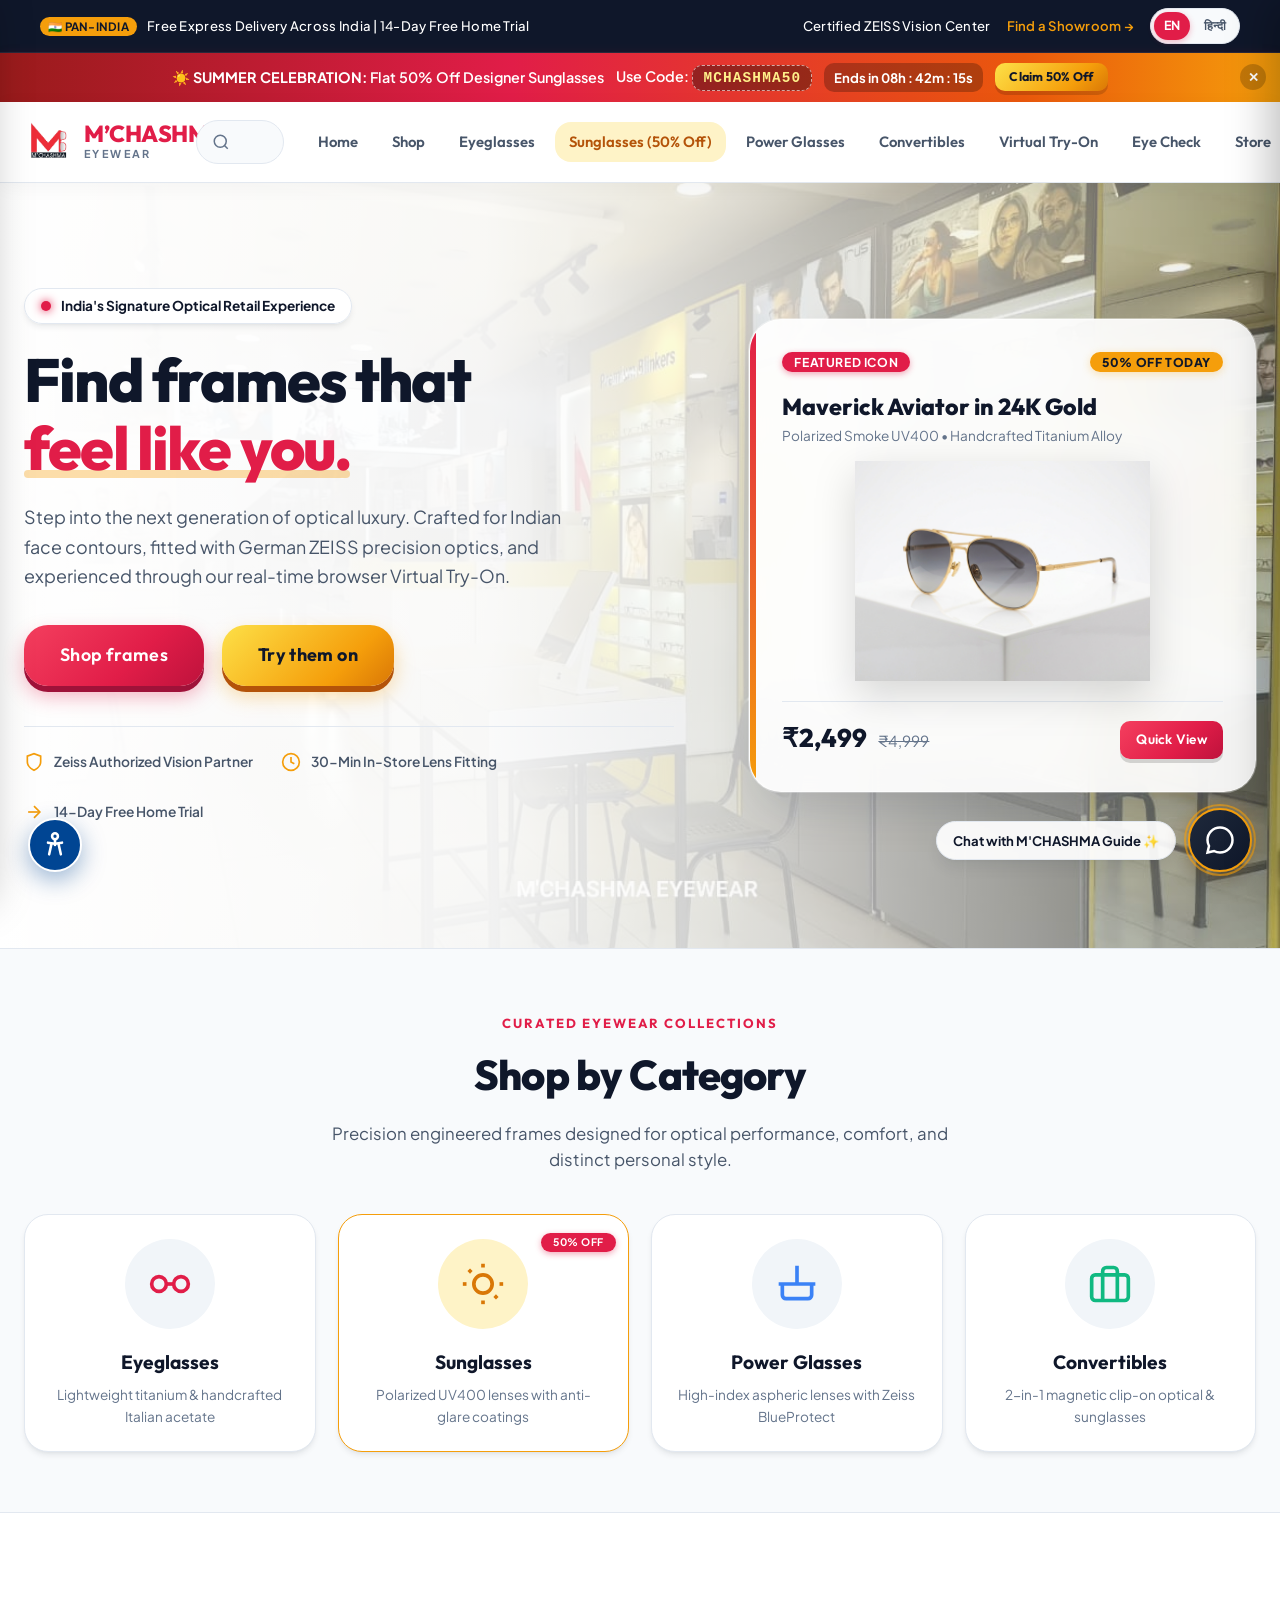
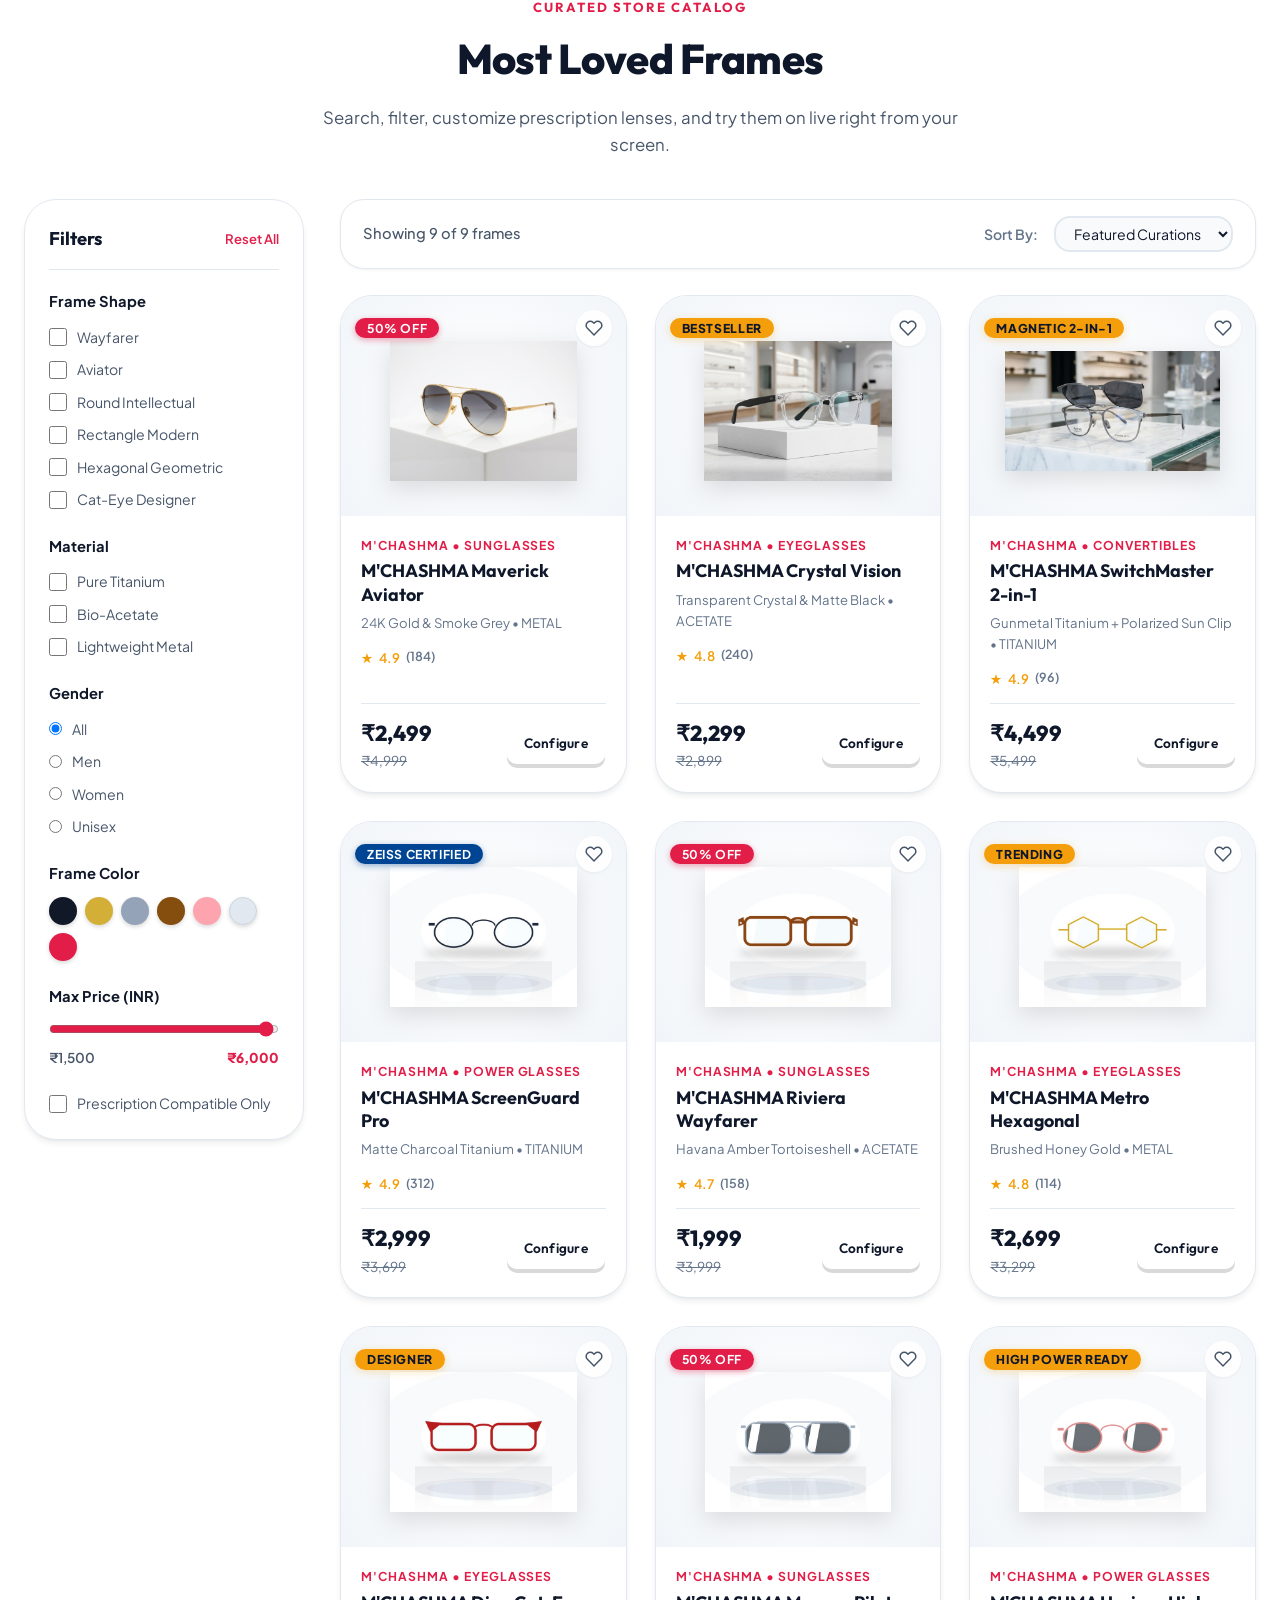
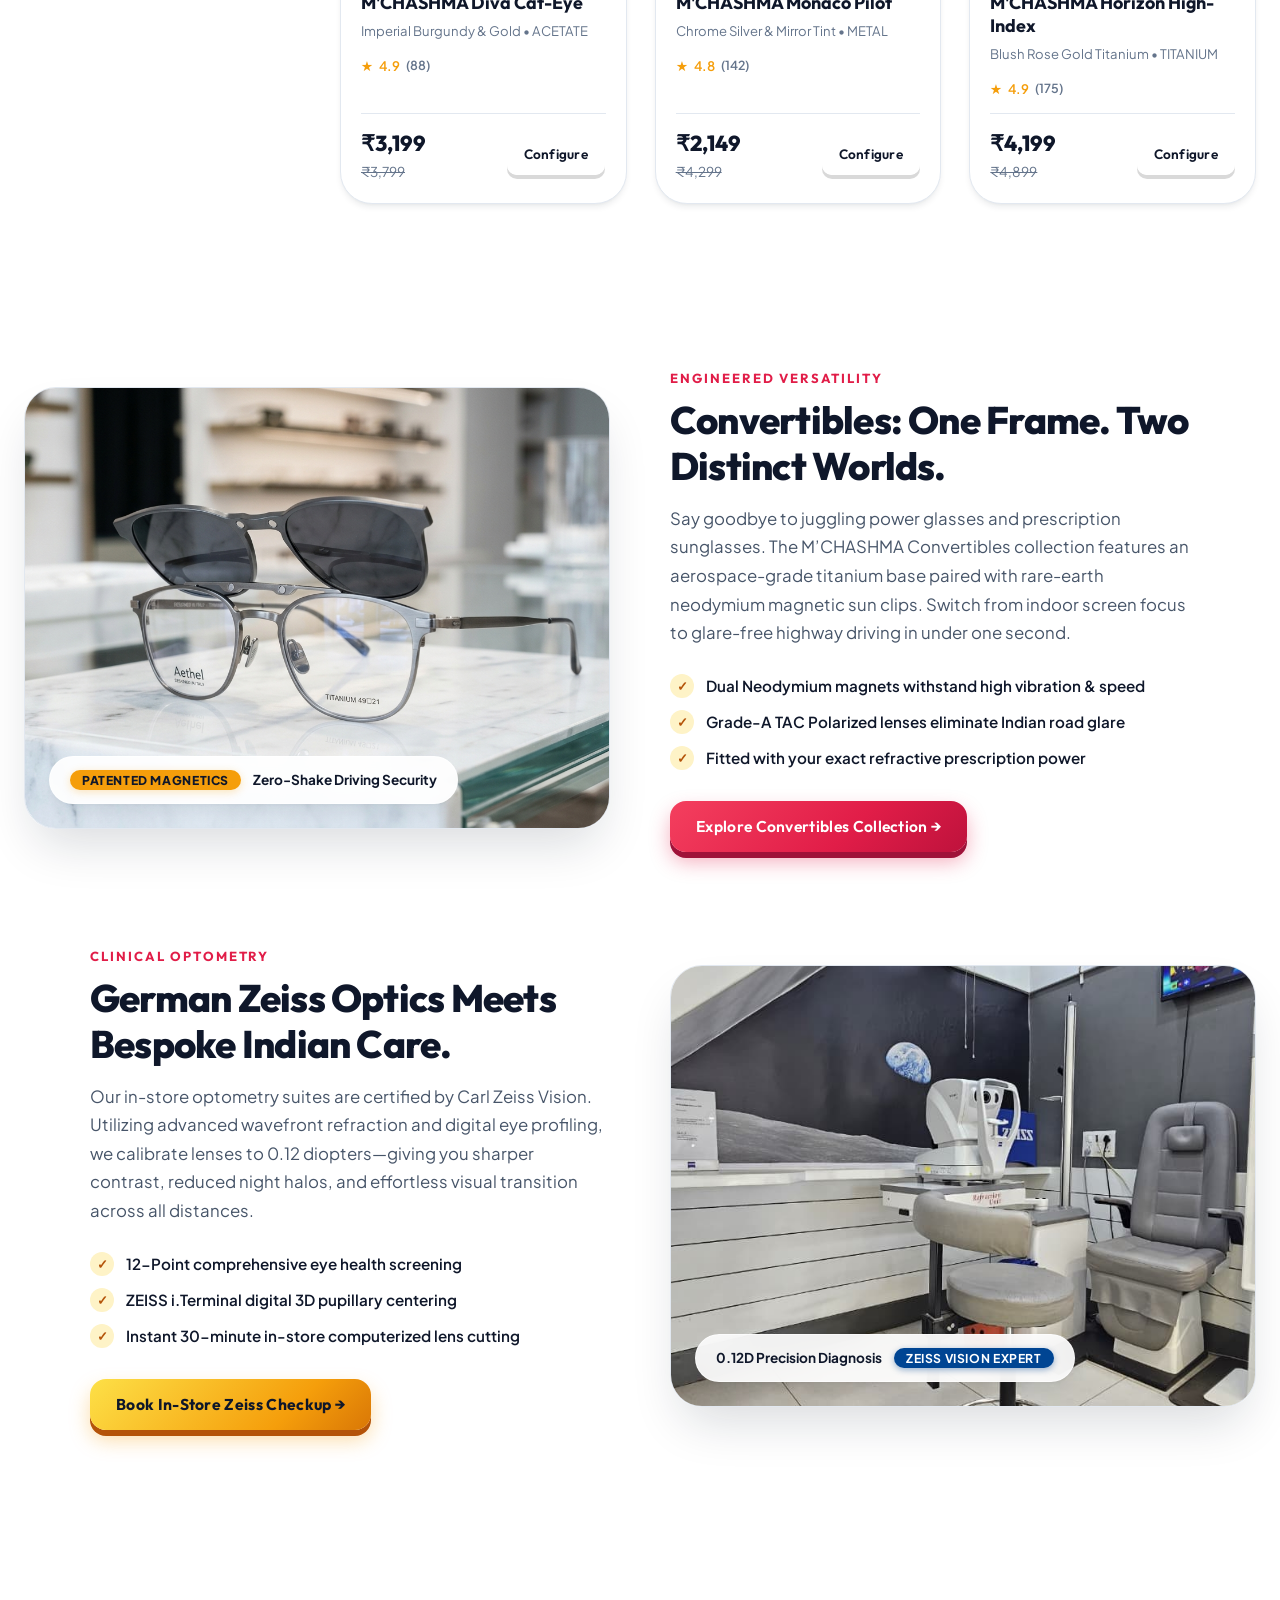
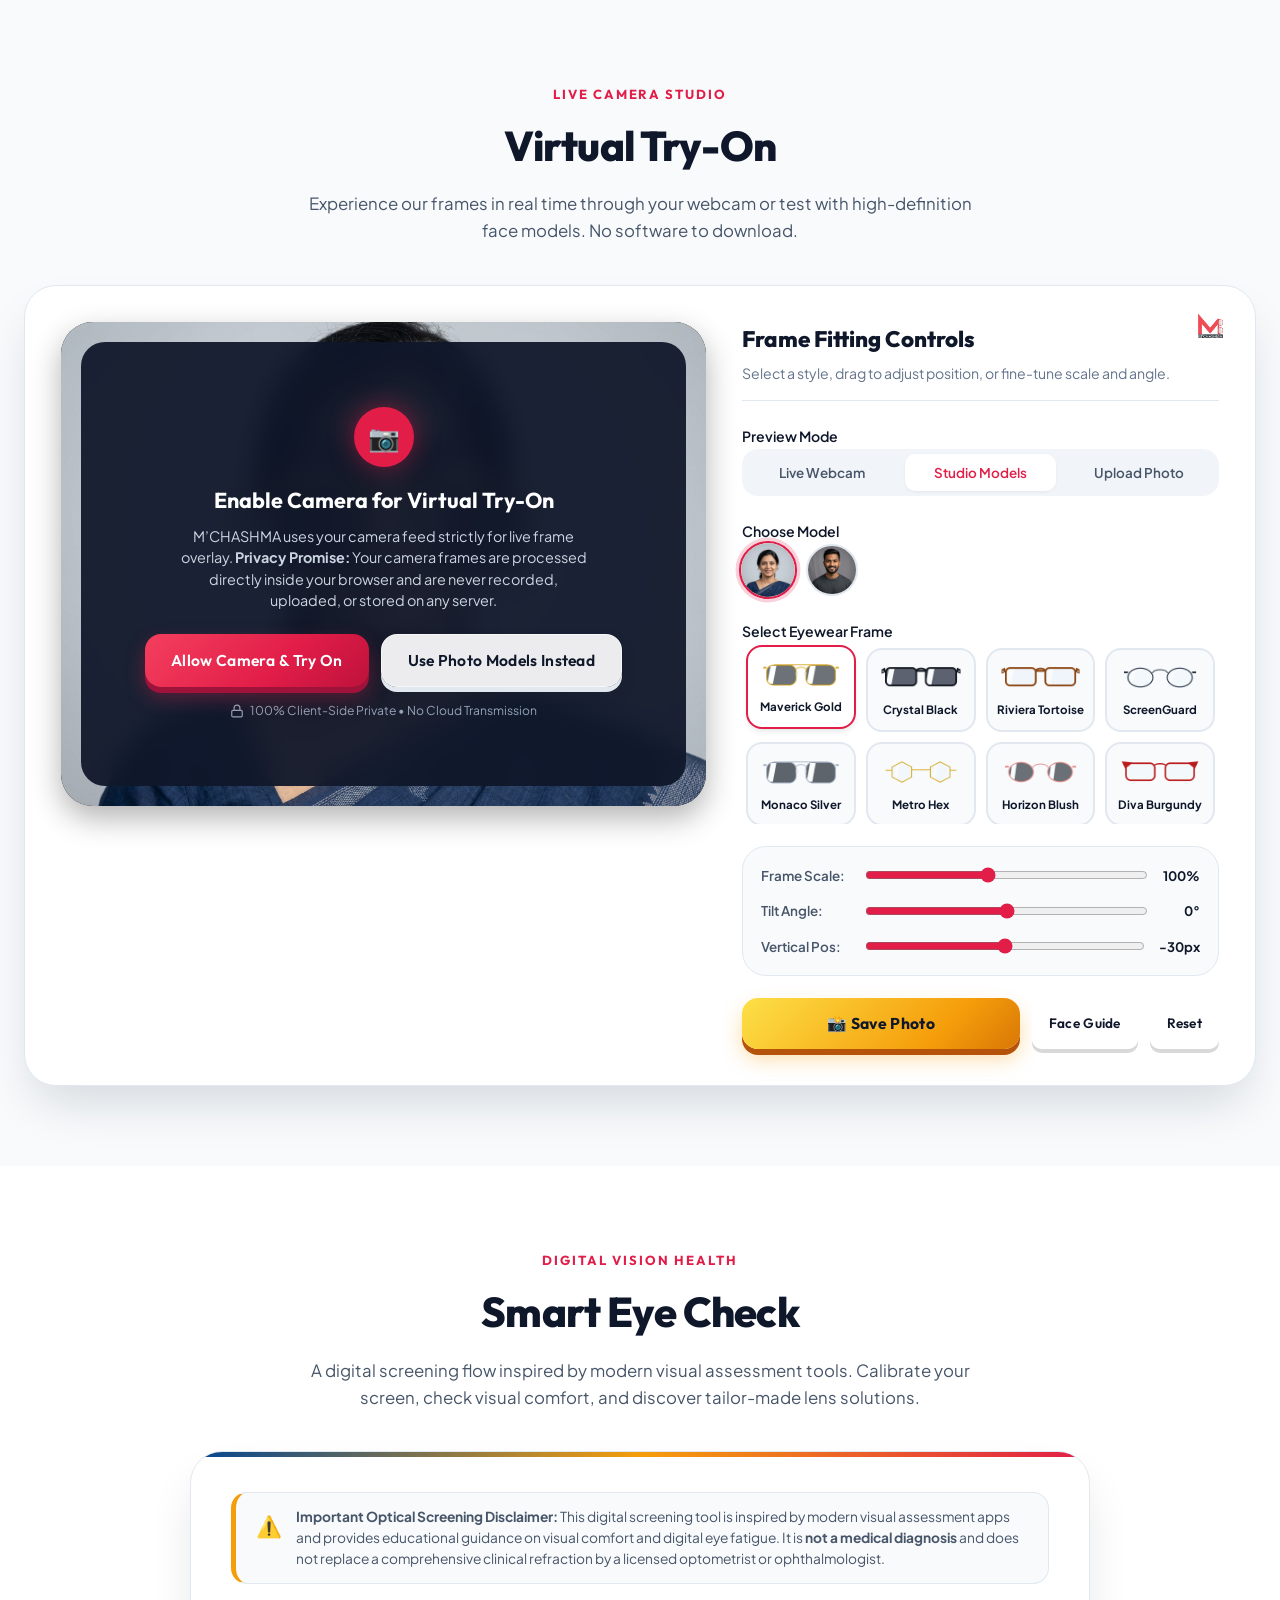
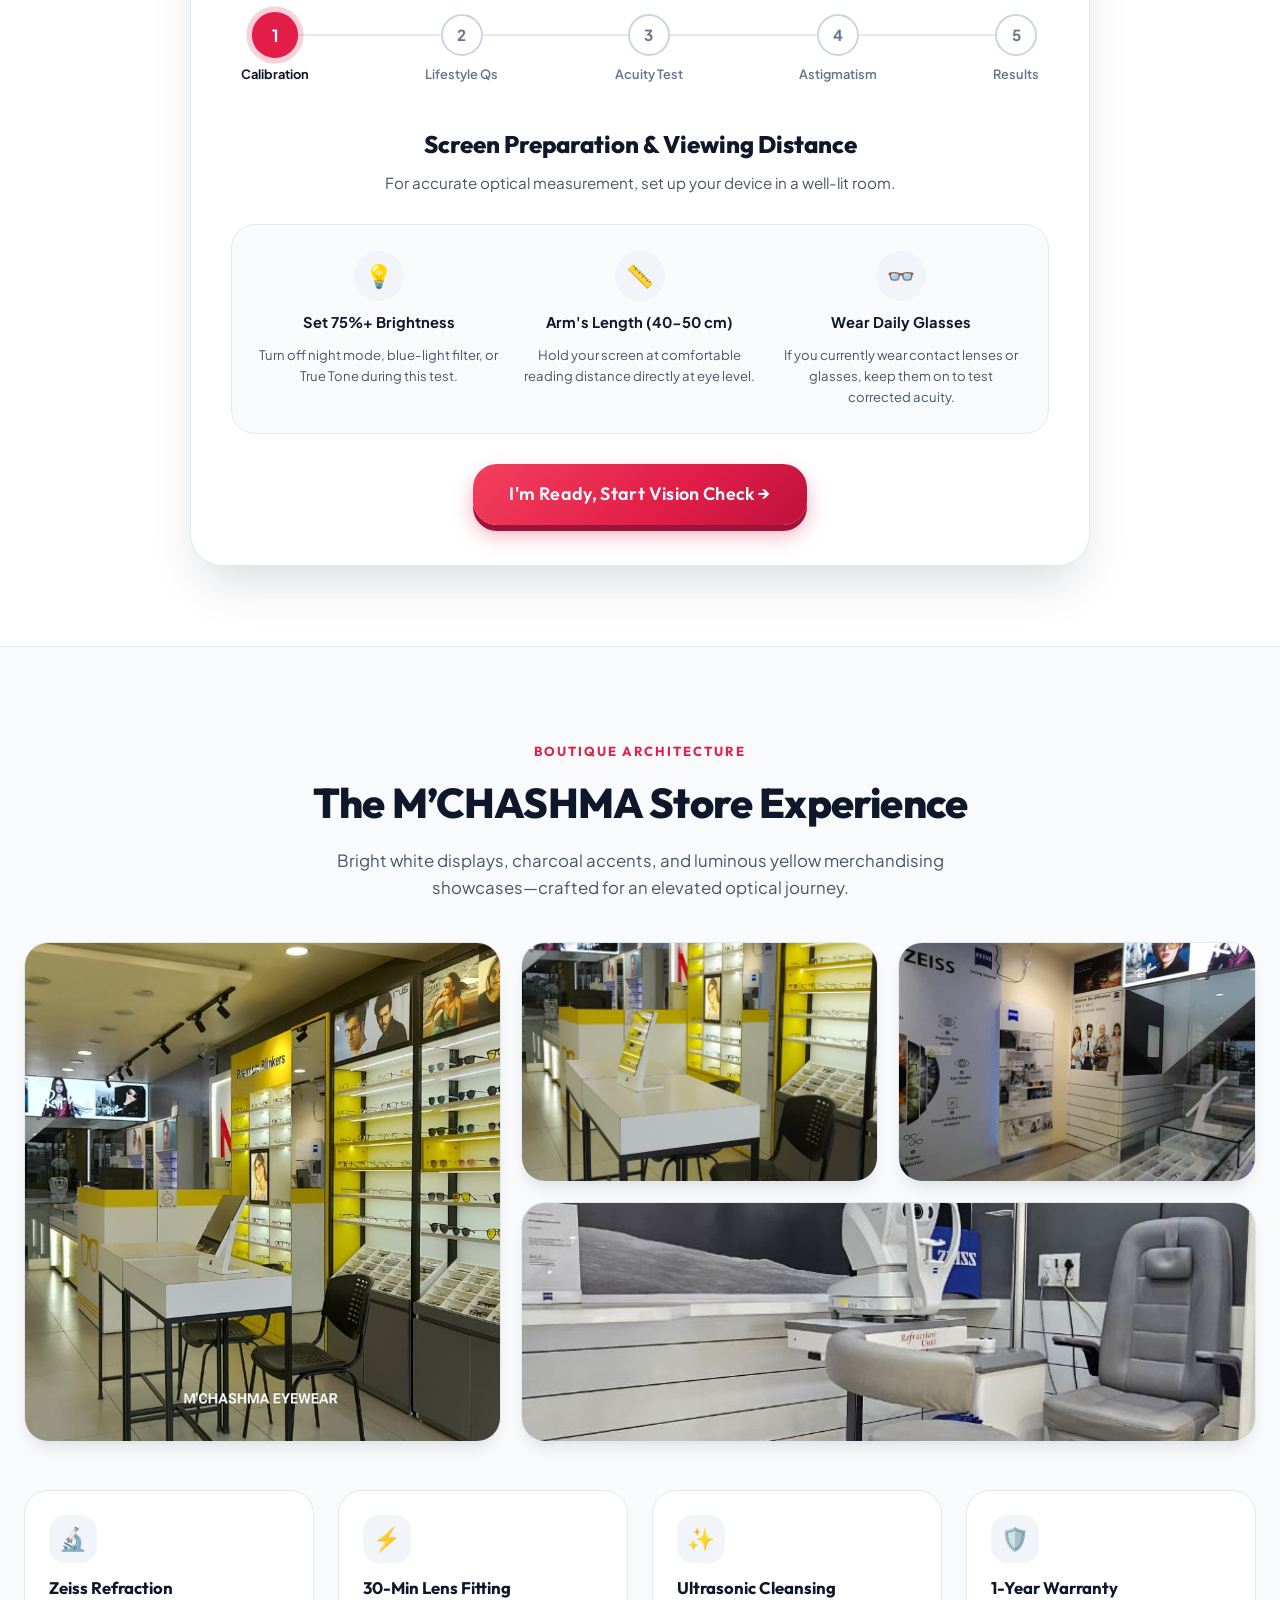
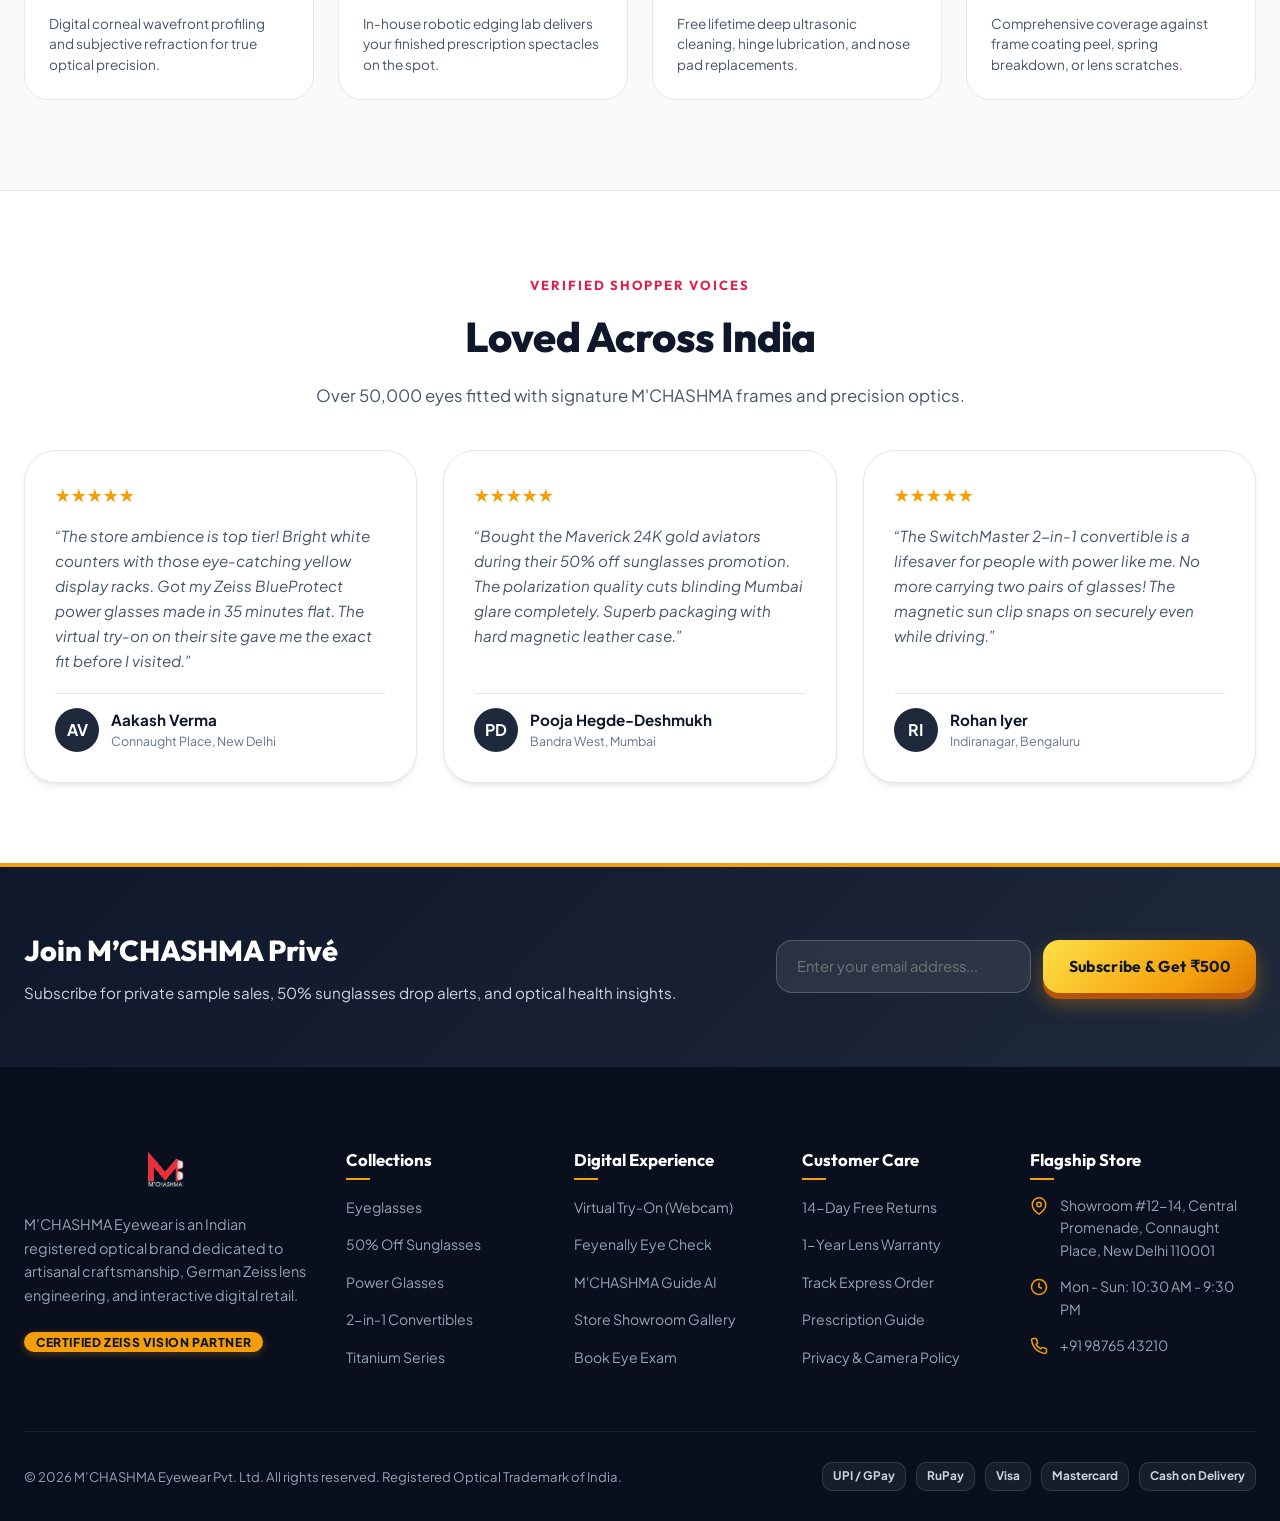
<file: index.html>
<!DOCTYPE html>
<html lang="en" data-theme="light">
<head>
  <meta charset="UTF-8">
  <meta name="viewport" content="width=device-width, initial-scale=1.0">
  <title>M’CHASHMA Eyewear | Premium Indian Optical Store & Zeiss Certified Partner</title>
  
  <!-- SEO Metadata -->
  <meta name="description" content="M'CHASHMA Eyewear is India's premier optical retailer. Discover handcrafted eyeglasses, 50% off sunglasses, titanium power glasses, and 2-in-1 convertibles with live browser webcam Virtual Try-On and digital eye checks.">
  <meta name="keywords" content="Mchashma, eyewear India, eyeglasses online, sunglasses 50% off, power glasses, convertibles, Zeiss lenses, virtual try on, eye checkup app, optical store Delhi Mumbai Bengaluru">
  <meta name="author" content="M'CHASHMA Eyewear India">
  <meta name="theme-color" content="#F59E0B">

  <!-- Open Graph / Facebook -->
  <meta property="og:type" content="website">
  <meta property="og:url" content="https://mchashma.in/">
  <meta property="og:title" content="M’CHASHMA Eyewear | Find frames that feel like you">
  <meta property="og:description" content="Handcrafted Indian eyewear with German Zeiss optical precision. Try frames live through your webcam, take a 2-minute digital eye check, and explore our optical collections.">
  <meta property="og:image" content="assets/images/store-hero-wide.jpg">

  <!-- Twitter -->
  <meta name="twitter:card" content="summary_large_image">
  <meta name="twitter:title" content="M’CHASHMA Eyewear India">
  <meta name="twitter:description" content="Discover premium eyeglasses, sunglasses with 50% off, and live browser camera Virtual Try-On.">
  <meta name="twitter:image" content="assets/images/store-hero-wide.jpg">

  <!-- Structured Data JSON-LD -->
  <script type="application/ld+json">
  {
    "@context": "https://schema.org",
    "@type": "Optician",
    "name": "M'CHASHMA Eyewear",
    "image": "assets/images/store-hero-wide.jpg",
    "description": "Indian registered eyewear retailer offering bespoke eyeglasses, sunglasses, power glasses, and in-store Zeiss refraction clinic.",
    "telephone": "+91-98765-43210",
    "priceRange": "₹₹",
    "address": {
      "@type": "PostalAddress",
      "streetAddress": "Showroom #12-14, Central Promenade, Connaught Place",
      "addressLocality": "New Delhi",
      "postalCode": "110001",
      "addressCountry": "IN"
    },
    "openingHoursSpecification": [
      {
        "@type": "OpeningHoursSpecification",
        "dayOfWeek": ["Monday", "Tuesday", "Wednesday", "Thursday", "Friday", "Saturday", "Sunday"],
        "opens": "10:30",
        "closes": "21:30"
      }
    ]
  }
  </script>

  <!-- Google Fonts: Outfit (Luxury Headings) & Plus Jakarta Sans (Clean UI Body) -->
  <link rel="preconnect" href="https://fonts.googleapis.com">
  <link rel="preconnect" href="https://fonts.gstatic.com" crossorigin>
  <link href="https://fonts.googleapis.com/css2?family=Outfit:wght@400;500;600;700;800;900&family=Plus+Jakarta+Sans:wght@400;500;600;700;800&display=swap" rel="stylesheet">

  <!-- Stylesheets -->
  <link rel="stylesheet" href="assets/css/variables.css">
  <link rel="stylesheet" href="assets/css/reset.css">
  <link rel="stylesheet" href="assets/css/components.css">
  <link rel="stylesheet" href="assets/css/header.css">
  <link rel="stylesheet" href="assets/css/hero.css">
  <link rel="stylesheet" href="assets/css/catalog.css">
  <link rel="stylesheet" href="assets/css/tryon.css">
  <link rel="stylesheet" href="assets/css/eyecheck.css">
  <link rel="stylesheet" href="assets/css/aiguide.css">
  <link rel="stylesheet" href="assets/css/store.css">
  <link rel="stylesheet" href="assets/css/footer.css">
  <link rel="stylesheet" href="assets/css/accessibility.css">
</head>
<body>

  <!-- Skip to Main Content Link (Keyboard & Screen Reader Accessibility) -->
  <a href="#main-content" class="skip-link">Skip to Main Content / मुख्य सामग्री पर जाएं</a>

  <!-- Reading Guide Highlight Line -->
  <div id="reading-guide-line" class="reading-guide-line" aria-hidden="true"></div>

  <!-- Screen Reader Live Announcement Region -->
  <div id="a11y-live-region" class="sr-only" aria-live="polite" aria-atomic="true"></div>

  <!-- =========================================
       1. BRAND INTRO OVERLAY (Slide 2 Requirement: Scroll-driven intro animation)
       ========================================= -->
  <div id="brand-intro-overlay" class="brand-intro-overlay" aria-hidden="true">
    <div class="intro-logo-container">
      <img src="assets/images/mchashma-logo.png" alt="M'CHASHMA Mark" style="height: 110px; width: auto; filter: drop-shadow(0 0 25px rgba(225, 29, 72, 0.6));">
      <svg class="intro-frame-svg" viewBox="0 0 220 90" fill="none">
        <path d="M 20 45 Q 20 15 50 15 L 85 15 Q 100 15 100 35 L 100 55 Q 100 75 75 75 L 45 75 Q 20 75 20 45 Z" stroke="#E11D48" stroke-width="4" stroke-linecap="round"/>
        <path d="M 100 35 Q 110 25 120 35" stroke="#F59E0B" stroke-width="4" stroke-linecap="round"/>
        <path d="M 120 35 Q 120 15 135 15 L 170 15 Q 200 15 200 45 Q 200 75 175 75 L 145 75 Q 120 75 120 55 Z" stroke="#E11D48" stroke-width="4" stroke-linecap="round"/>
      </svg>
      <div class="intro-brand-name">M’CHASHMA</div>
      <div class="intro-tagline">Optical Excellence • Certified Zeiss Partner</div>
    </div>
  </div>

  <!-- =========================================
       2. TOP ANNOUNCEMENT & 50% PROMO BANNER (With Bilingual Language Switcher)
       ========================================= -->
  <div class="top-announcement-bar">
    <div class="container" style="display: flex; justify-content: space-between; align-items: center; width: 100%; flex-wrap: wrap; gap: 8px;">
      <div>
        <span class="announcement-badge">🇮🇳 PAN-INDIA</span>
        Free Express Delivery Across India | 14-Day Free Home Trial
      </div>
      <div style="display: flex; gap: 16px; align-items: center;">
        <span>Certified ZEISS Vision Center</span>
        <a href="#store" class="pop-link" style="color: var(--brand-yellow); padding: 0;">Find a Showroom →</a>
        
        <!-- Language Switcher (English / Hindi) -->
        <div class="lang-switcher" aria-label="Select Language">
          <button class="lang-btn active" data-lang="en" aria-label="English Language">EN</button>
          <button class="lang-btn" data-lang="hi" aria-label="Hindi Language (हिन्दी)">हिन्दी</button>
        </div>
      </div>
    </div>
  </div>

  <div id="promo-banner" class="promo-banner">
    <div style="display: flex; align-items: center; gap: 12px; flex-wrap: wrap; justify-content: center;">
      <span>☀️ <strong>SUMMER CELEBRATION:</strong> Flat 50% Off Designer Sunglasses</span>
      <span>Use Code: <span class="promo-code-tag">MCHASHMA50</span></span>
      <span class="promo-timer">Ends in 08h : 42m : 15s</span>
      <button class="btn btn-yellow btn-sm" data-nav-target="catalog" data-category="sunglasses" style="padding: 4px 14px; font-size: 0.78rem;">
        Claim 50% Off
      </button>
    </div>
    <button id="promo-close-btn" class="promo-close-btn" aria-label="Close Announcement">✕</button>
  </div>

  <!-- =========================================
       3. STICKY HEADER & NAVIGATION
       ========================================= -->
  <header class="site-header" id="site-header">
    <div class="header-container">
      
      <!-- Brand Logo -->
      <a href="#hero" class="brand-logo-link" aria-label="M'CHASHMA Eyewear Home">
        <img src="assets/images/mchashma-logo.png" alt="M'CHASHMA Eyewear Logo" class="brand-logo-img">
        <div class="brand-text-fallback">
          <span class="brand-text-title">M’CHASHMA</span>
          <span class="brand-text-subtitle">EYEWEAR</span>
        </div>
      </a>

      <!-- Search Bar with Live Autocomplete -->
      <div class="header-search">
        <div class="search-input-wrapper">
          <svg class="search-icon" viewBox="0 0 24 24" fill="none" stroke="currentColor" stroke-width="2">
            <circle cx="11" cy="11" r="8"></circle>
            <line x1="21" y1="21" x2="16.65" y2="16.65"></line>
          </svg>
          <input type="text" id="header-search-input" class="search-input" placeholder="Search frames, shapes (e.g. Aviator, Titanium)..." autocomplete="off">
          <button id="search-clear-btn" class="search-clear-btn" aria-label="Clear Search">✕</button>
        </div>
        <div id="search-dropdown" class="search-dropdown"></div>
      </div>

      <!-- Main Navigation Items (Requested in Prompt) -->
      <nav class="nav-links" aria-label="Primary Navigation">
        <a href="#hero" class="nav-link" data-nav-target="hero" data-i18n="nav_home">Home</a>
        <a href="#catalog" class="nav-link" data-nav-target="catalog" data-category="all" data-i18n="nav_shop">Shop</a>
        <a href="#catalog" class="nav-link" data-nav-target="catalog" data-category="eyeglasses" data-i18n="nav_eyeglasses">Eyeglasses</a>
        <a href="#catalog" class="nav-link highlight-yellow" data-nav-target="catalog" data-category="sunglasses" data-i18n="nav_sunglasses">Sunglasses (50% Off)</a>
        <a href="#catalog" class="nav-link" data-nav-target="catalog" data-category="power-glasses" data-i18n="nav_power">Power Glasses</a>
        <a href="#catalog" class="nav-link" data-nav-target="catalog" data-category="convertibles" data-i18n="nav_convertibles">Convertibles</a>
        <a href="#tryon" class="nav-link" data-nav-target="tryon" data-i18n="nav_tryon">Virtual Try-On</a>
        <a href="#eyecheck" class="nav-link" data-nav-target="eyecheck" data-i18n="nav_eyecheck">Eye Check</a>
        <a href="#store" class="nav-link" data-nav-target="store" data-i18n="nav_store">Store</a>
      </nav>

      <!-- Header Actions: Theme Switcher, Account, Cart -->
      <div class="header-actions">
        <!-- Theme Toggle -->
        <button id="theme-toggle-btn" class="btn-icon" aria-label="Toggle Light/Dark Theme" title="Toggle Light/Dark Mode">
          <svg width="20" height="20" viewBox="0 0 24 24" fill="none" stroke="currentColor" stroke-width="2">
            <path d="M21 12.79A9 9 0 1 1 11.21 3 7 7 0 0 0 21 12.79z"></path>
          </svg>
        </button>

        <!-- Book Appointment Action -->
        <button id="nav-book-appointment-btn" class="btn btn-glass btn-sm" style="display: none;">
          Book Exam
        </button>

        <!-- Cart Button -->
        <button id="cart-toggle-btn" class="btn-icon cart-btn" aria-label="View Shopping Cart" title="View Cart">
          <svg width="20" height="20" viewBox="0 0 24 24" fill="none" stroke="currentColor" stroke-width="2">
            <circle cx="9" cy="21" r="1"></circle>
            <circle cx="20" cy="21" r="1"></circle>
            <path d="M1 1h4l2.68 13.39a2 2 0 0 0 2 1.61h9.72a2 2 0 0 0 2-1.61L23 6H6"></path>
          </svg>
          <span id="cart-count-badge" class="cart-count-badge" style="display: none;">0</span>
        </button>

        <!-- Mobile Nav Toggle -->
        <button id="mobile-nav-toggle" class="mobile-nav-toggle" aria-label="Open Navigation Menu">
          <svg width="22" height="22" viewBox="0 0 24 24" fill="none" stroke="currentColor" stroke-width="2">
            <line x1="3" y1="12" x2="21" y2="12"></line>
            <line x1="3" y1="6" x2="21" y2="6"></line>
            <line x1="3" y1="18" x2="21" y2="18"></line>
          </svg>
        </button>
      </div>
    </div>
  </header>

  <!-- Mobile Drawer Menu -->
  <div id="mobile-nav-drawer" class="drawer-panel" style="left: 0; right: auto; transform: translateX(-100%);">
    <div style="padding: 24px; display: flex; justify-content: space-between; align-items: center; border-bottom: 1px solid var(--border-subtle);">
      <img src="assets/images/mchashma-logo.png" alt="M'CHASHMA Logo" style="height: 38px;">
      <button onclick="document.getElementById('mobile-nav-drawer').classList.remove('active')" style="font-size: 1.5rem;">✕</button>
    </div>
    <div style="padding: 24px; display: flex; flex-direction: column; gap: 14px;">
      <a href="#hero" class="pop-link" data-nav-target="hero">Home</a>
      <a href="#catalog" class="pop-link" data-nav-target="catalog" data-category="all">Shop All Frames</a>
      <a href="#catalog" class="pop-link" data-nav-target="catalog" data-category="eyeglasses">Eyeglasses</a>
      <a href="#catalog" class="pop-link" data-nav-target="catalog" data-category="sunglasses" style="color: var(--brand-red); font-weight: 700;">Sunglasses (50% Off)</a>
      <a href="#catalog" class="pop-link" data-nav-target="catalog" data-category="power-glasses">Power Glasses</a>
      <a href="#catalog" class="pop-link" data-nav-target="catalog" data-category="convertibles">Convertibles 2-in-1</a>
      <a href="#tryon" class="pop-link" data-nav-target="tryon">Virtual Try-On (Webcam)</a>
      <a href="#eyecheck" class="pop-link" data-nav-target="eyecheck">Eye Check (Feyenally Vision)</a>
      <a href="#store" class="pop-link" data-nav-target="store">Showroom & Zeiss Lab</a>
    </div>
  </div>

  <main id="main-content" tabindex="-1">
    <!-- =========================================
         4. HERO SECTION (Real Store Photo Background ad.jpeg)
         ========================================= -->
    <section class="hero-section" id="hero">
      <div class="hero-bg-wrapper">
        <img src="assets/images/store-hero-wide.jpg" alt="M'CHASHMA Flagship Optical Boutique" class="hero-bg-img">
        <div class="hero-gradient-overlay"></div>
      </div>

      <div class="container hero-content-grid">
        <!-- Left Content -->
        <div class="hero-text-block">
          <div class="hero-badge-pill">
            <span class="hero-badge-dot"></span>
            <span style="font-size: 0.85rem; font-weight: 700; color: var(--text-primary);" data-i18n="hero_badge">India's Signature Optical Retail Experience</span>
          </div>

          <h1 class="hero-headline">
            <span data-i18n="hero_title_1">Find frames that</span> <br>
            <span class="highlight-red" data-i18n="hero_title_2">feel like you.</span>
          </h1>

          <p class="hero-subhead" data-i18n="hero_subhead">
            Step into the next generation of optical luxury. Crafted for Indian face contours, fitted with German <strong>ZEISS precision optics</strong>, and experienced through our real-time browser Virtual Try-On.
          </p>

          <div class="hero-cta-group">
            <a href="#catalog" class="btn btn-primary btn-lg" data-nav-target="catalog" data-i18n="hero_shop_cta">
              Shop frames
              <svg width="18" height="18" viewBox="0 0 24 24" fill="none" stroke="currentColor" stroke-width="2.5">
                <line x1="5" y1="12" x2="19" y2="12"></line>
                <polyline points="12 5 19 12 12 19"></polyline>
              </svg>
            </a>
            <a href="#tryon" class="btn btn-yellow btn-lg" data-nav-target="tryon" data-i18n="hero_tryon_cta">
              <svg width="20" height="20" viewBox="0 0 24 24" fill="none" stroke="currentColor" stroke-width="2">
                <path d="M23 19a2 2 0 0 1-2 2H3a2 2 0 0 1-2-2V8a2 2 0 0 1 2-2h4l2-3h6l2 3h4a2 2 0 0 1 2 2z"></path>
                <circle cx="12" cy="13" r="4"></circle>
              </svg>
              Try them on
            </a>
          </div>

          <!-- Trust Indicators -->
          <div class="hero-trust-bar">
            <div class="trust-item">
              <svg width="20" height="20" viewBox="0 0 24 24" fill="none" stroke="currentColor" stroke-width="2">
                <path d="M12 22s8-4 8-10V5l-8-3-8 3v7c0 6 8 10 8 10z"></path>
              </svg>
              <span>Zeiss Authorized Vision Partner</span>
            </div>
            <div class="trust-item">
              <svg width="20" height="20" viewBox="0 0 24 24" fill="none" stroke="currentColor" stroke-width="2">
                <circle cx="12" cy="12" r="10"></circle>
                <polyline points="12 6 12 12 16 14"></polyline>
              </svg>
              <span>30-Min In-Store Lens Fitting</span>
            </div>
            <div class="trust-item">
              <svg width="20" height="20" viewBox="0 0 24 24" fill="none" stroke="currentColor" stroke-width="2">
                <path d="M5 12h14"></path>
                <path d="M12 5l7 7-7 7"></path>
              </svg>
              <span>14-Day Free Home Trial</span>
            </div>
          </div>
        </div>

        <!-- Right Featured Glass Showcase Card -->
        <div class="hero-glass-card">
          <div class="hero-card-header">
            <span class="badge badge-sale">FEATURED ICON</span>
            <span class="badge badge-yellow">50% OFF TODAY</span>
          </div>
          <h3 style="font-family: var(--font-heading); font-size: 1.45rem; font-weight: 800; color: var(--text-primary);">
            Maverick Aviator in 24K Gold
          </h3>
          <p style="font-size: 0.85rem; color: var(--text-muted);">Polarized Smoke UV400 • Handcrafted Titanium Alloy</p>

          <img src="assets/images/product-aviator-sunglasses.jpg" alt="Maverick Aviator Gold Sunglasses" class="hero-featured-frame-img">

          <div class="hero-card-meta">
            <div>
              <span class="hero-card-price">₹2,499</span>
              <span class="hero-card-strike">₹4,999</span>
            </div>
            <button class="btn btn-primary btn-sm" onclick="window.dispatchEvent(new CustomEvent('open-product-modal', {detail: {productId: 'mc-sun-001'}}))">
              Quick View
            </button>
          </div>
        </div>

      </div>
    </section>

    <!-- =========================================
         5. SHOP BY CATEGORY SECTION
         ========================================= -->
    <section class="categories-section">
      <div class="container">
        <div class="section-header">
          <span class="section-tag">Curated Eyewear Collections</span>
          <h2 class="section-title">Shop by Category</h2>
          <p class="section-subtitle">Precision engineered frames designed for optical performance, comfort, and distinct personal style.</p>
        </div>

        <div class="categories-grid">
          <!-- Eyeglasses -->
          <div class="category-card" data-category="eyeglasses">
            <div class="category-icon-wrapper">
              <svg width="44" height="44" viewBox="0 0 24 24" fill="none" stroke="var(--brand-red)" stroke-width="2">
                <circle cx="6" cy="12" r="4"></circle>
                <circle cx="18" cy="12" r="4"></circle>
                <line x1="10" y1="12" x2="14" y2="12"></line>
              </svg>
            </div>
            <h3 class="category-card-name">Eyeglasses</h3>
            <p class="category-card-desc">Lightweight titanium & handcrafted Italian acetate</p>
          </div>

          <!-- Sunglasses (50% Off) -->
          <div class="category-card" data-category="sunglasses" style="border-color: var(--brand-yellow);">
            <div style="position: absolute; top: 12px; right: 12px;">
              <span class="badge badge-sale" style="font-size: 0.65rem;">50% OFF</span>
            </div>
            <div class="category-icon-wrapper" style="background: var(--brand-yellow-light);">
              <svg width="44" height="44" viewBox="0 0 24 24" fill="none" stroke="var(--brand-yellow-dark)" stroke-width="2">
                <circle cx="12" cy="12" r="5"></circle>
                <line x1="12" y1="1" x2="12" y2="3"></line>
                <line x1="12" y1="21" x2="12" y2="23"></line>
                <line x1="4.22" y1="4.22" x2="5.64" y2="5.64"></line>
                <line x1="18.36" y1="18.36" x2="19.78" y2="19.78"></line>
                <line x1="1" y1="12" x2="3" y2="12"></line>
                <line x1="21" y1="12" x2="23" y2="12"></line>
              </svg>
            </div>
            <h3 class="category-card-name">Sunglasses</h3>
            <p class="category-card-desc">Polarized UV400 lenses with anti-glare coatings</p>
          </div>

          <!-- Power Glasses -->
          <div class="category-card" data-category="power-glasses">
            <div class="category-icon-wrapper">
              <svg width="44" height="44" viewBox="0 0 24 24" fill="none" stroke="#3B82F6" stroke-width="2">
                <path d="M2 12h20"></path>
                <path d="M20 12v6a2 2 0 0 1-2 2H6a2 2 0 0 1-2-2v-6"></path>
                <path d="M12 2v10"></path>
              </svg>
            </div>
            <h3 class="category-card-name">Power Glasses</h3>
            <p class="category-card-desc">High-index aspheric lenses with Zeiss BlueProtect</p>
          </div>

          <!-- Convertibles -->
          <div class="category-card" data-category="convertibles">
            <div class="category-icon-wrapper">
              <svg width="44" height="44" viewBox="0 0 24 24" fill="none" stroke="#10B981" stroke-width="2">
                <rect x="2" y="7" width="20" height="14" rx="2" ry="2"></rect>
                <path d="M16 21V5a2 2 0 0 0-2-2h-4a2 2 0 0 0-2 2v16"></path>
              </svg>
            </div>
            <h3 class="category-card-name">Convertibles</h3>
            <p class="category-card-desc">2-in-1 magnetic clip-on optical & sunglasses</p>
          </div>
        </div>
      </div>
    </section>

    <!-- =========================================
         6. MAIN SHOP & BEST SELLERS CATALOG
         ========================================= -->
    <section class="catalog-section" id="catalog">
      <div class="container">
        <div class="section-header">
          <span class="section-tag">Curated Store Catalog</span>
          <h2 class="section-title">Most Loved Frames</h2>
          <p class="section-subtitle">Search, filter, customize prescription lenses, and try them on live right from your screen.</p>
        </div>

        <div class="catalog-layout">
          <!-- Sidebar Filters -->
          <aside class="catalog-sidebar" aria-label="Product Filters">
            <div class="filter-header">
              <span class="filter-title">Filters</span>
              <button id="reset-filters-btn" class="filter-reset-btn">Reset All</button>
            </div>

            <!-- Shape Filter -->
            <div class="filter-group">
              <div class="filter-group-title">Frame Shape</div>
              <div class="filter-options-list">
                <label class="filter-checkbox-label">
                  <input type="checkbox" data-filter-group="shape" value="wayfarer"> Wayfarer
                </label>
                <label class="filter-checkbox-label">
                  <input type="checkbox" data-filter-group="shape" value="aviator"> Aviator
                </label>
                <label class="filter-checkbox-label">
                  <input type="checkbox" data-filter-group="shape" value="round"> Round Intellectual
                </label>
                <label class="filter-checkbox-label">
                  <input type="checkbox" data-filter-group="shape" value="rectangle"> Rectangle Modern
                </label>
                <label class="filter-checkbox-label">
                  <input type="checkbox" data-filter-group="shape" value="hexagonal"> Hexagonal Geometric
                </label>
                <label class="filter-checkbox-label">
                  <input type="checkbox" data-filter-group="shape" value="cateye"> Cat-Eye Designer
                </label>
              </div>
            </div>

            <!-- Material Filter -->
            <div class="filter-group">
              <div class="filter-group-title">Material</div>
              <div class="filter-options-list">
                <label class="filter-checkbox-label">
                  <input type="checkbox" data-filter-group="material" value="titanium"> Pure Titanium
                </label>
                <label class="filter-checkbox-label">
                  <input type="checkbox" data-filter-group="material" value="acetate"> Bio-Acetate
                </label>
                <label class="filter-checkbox-label">
                  <input type="checkbox" data-filter-group="material" value="metal"> Lightweight Metal
                </label>
              </div>
            </div>

            <!-- Gender Filter -->
            <div class="filter-group">
              <div class="filter-group-title">Gender</div>
              <div class="filter-options-list">
                <label class="filter-checkbox-label">
                  <input type="radio" name="gender-filter" data-filter-group="gender" value="all" checked> All
                </label>
                <label class="filter-checkbox-label">
                  <input type="radio" name="gender-filter" data-filter-group="gender" value="men"> Men
                </label>
                <label class="filter-checkbox-label">
                  <input type="radio" name="gender-filter" data-filter-group="gender" value="women"> Women
                </label>
                <label class="filter-checkbox-label">
                  <input type="radio" name="gender-filter" data-filter-group="gender" value="unisex"> Unisex
                </label>
              </div>
            </div>

            <!-- Color Swatches Filter -->
            <div class="filter-group">
              <div class="filter-group-title">Frame Color</div>
              <div class="color-swatches-grid">
                <button class="color-swatch-btn" data-color="black" style="background: #111827;" title="Black"></button>
                <button class="color-swatch-btn" data-color="gold" style="background: #D4AF37;" title="Gold"></button>
                <button class="color-swatch-btn" data-color="silver" style="background: #94A3B8;" title="Silver"></button>
                <button class="color-swatch-btn" data-color="tortoise" style="background: #854D0E;" title="Tortoise"></button>
                <button class="color-swatch-btn" data-color="rosegold" style="background: #FDA4AF;" title="Rose Gold"></button>
                <button class="color-swatch-btn" data-color="crystal" style="background: #E2E8F0; border: 1px solid #CBD5E1;" title="Crystal"></button>
                <button class="color-swatch-btn" data-color="red" style="background: #E11D48;" title="Burgundy"></button>
              </div>
            </div>

            <!-- Price Range Filter -->
            <div class="filter-group">
              <div class="filter-group-title">Max Price (INR)</div>
              <div class="price-slider-wrapper">
                <input type="range" id="price-range-slider" class="price-range-input" min="1500" max="6000" step="200" value="6000">
                <div class="price-range-values">
                  <span>₹1,500</span>
                  <span id="price-slider-value" style="color: var(--brand-red); font-weight: 800;">₹6,000</span>
                </div>
              </div>
            </div>

            <!-- Prescription Compatible Check -->
            <div class="filter-group" style="margin-bottom: 0;">
              <label class="filter-checkbox-label">
                <input type="checkbox" data-filter-group="rx" value="rx-compatible"> Prescription Compatible Only
              </label>
            </div>
          </aside>

          <!-- Products Content Area -->
          <div class="catalog-content">
            <!-- Top Toolbar -->
            <div class="catalog-toolbar">
              <span id="toolbar-count" class="toolbar-count">Showing 9 of 9 frames</span>
              <div class="toolbar-controls">
                <label for="catalog-sort-select" style="font-size: 0.88rem; font-weight: 600; color: var(--text-muted);">Sort By:</label>
                <select id="catalog-sort-select" class="form-select" style="width: auto; padding: 6px 14px; font-size: 0.88rem;">
                  <option value="featured">Featured Curations</option>
                  <option value="price-low">Price: Low to High</option>
                  <option value="price-high">Price: High to Low</option>
                  <option value="rating">Highest Rated</option>
                </select>
              </div>
            </div>

            <!-- Dynamic Product Grid Container -->
            <div id="products-grid" class="products-grid"></div>
          </div>
        </div>
      </div>
    </section>

    <!-- =========================================
         7. SCROLL-DRIVEN PRODUCT STORYTELLING (Alternating Sections)
         ========================================= -->
    <section class="storytelling-section">
      <div class="container">

        <!-- Story Row 1: Convertibles -->
        <div class="storytelling-row">
          <div class="story-media-box">
            <img src="assets/images/product-convertibles-hero.jpg" alt="M'CHASHMA Convertibles 2-in-1 Magnetic Clip-on" class="story-media-img">
            <div class="story-floating-badge">
              <span class="badge badge-yellow">PATENTED MAGNETICS</span>
              <span style="font-size: 0.85rem; font-weight: 700; color: var(--text-primary);">Zero-Shake Driving Security</span>
            </div>
          </div>

          <div class="story-text-block">
            <span class="section-tag">Engineered Versatility</span>
            <h2 class="story-title">Convertibles: One Frame. Two Distinct Worlds.</h2>
            <p class="story-description">
              Say goodbye to juggling power glasses and prescription sunglasses. The M’CHASHMA Convertibles collection features an aerospace-grade titanium base paired with rare-earth neodymium magnetic sun clips. Switch from indoor screen focus to glare-free highway driving in under one second.
            </p>
            <div class="story-feature-list">
              <div class="story-feature-item">
                <span class="feature-check-icon">✓</span>
                <span>Dual Neodymium magnets withstand high vibration & speed</span>
              </div>
              <div class="story-feature-item">
                <span class="feature-check-icon">✓</span>
                <span>Grade-A TAC Polarized lenses eliminate Indian road glare</span>
              </div>
              <div class="story-feature-item">
                <span class="feature-check-icon">✓</span>
                <span>Fitted with your exact refractive prescription power</span>
              </div>
            </div>
            <button class="btn btn-primary" data-nav-target="catalog" data-category="convertibles">
              Explore Convertibles Collection →
            </button>
          </div>
        </div>

        <!-- Story Row 2: Zeiss Precision Refraction Clinic -->
        <div class="storytelling-row">
          <div class="story-media-box">
            <img src="assets/images/store-refraction-clinic.jpg" alt="Zeiss Refraction Clinic at M'CHASHMA" class="story-media-img">
            <div class="story-floating-badge">
              <span class="badge badge-zeiss">ZEISS VISION EXPERT</span>
              <span style="font-size: 0.85rem; font-weight: 700; color: var(--text-primary);">0.12D Precision Diagnosis</span>
            </div>
          </div>

          <div class="story-text-block">
            <span class="section-tag">Clinical Optometry</span>
            <h2 class="story-title">German Zeiss Optics Meets Bespoke Indian Care.</h2>
            <p class="story-description">
              Our in-store optometry suites are certified by Carl Zeiss Vision. Utilizing advanced wavefront refraction and digital eye profiling, we calibrate lenses to 0.12 diopters—giving you sharper contrast, reduced night halos, and effortless visual transition across all distances.
            </p>
            <div class="story-feature-list">
              <div class="story-feature-item">
                <span class="feature-check-icon">✓</span>
                <span>12-Point comprehensive eye health screening</span>
              </div>
              <div class="story-feature-item">
                <span class="feature-check-icon">✓</span>
                <span>ZEISS i.Terminal digital 3D pupillary centering</span>
              </div>
              <div class="story-feature-item">
                <span class="feature-check-icon">✓</span>
                <span>Instant 30-minute in-store computerized lens cutting</span>
              </div>
            </div>
            <button class="btn btn-yellow" onclick="window.dispatchEvent(new CustomEvent('open-booking-modal'))">
              Book In-Store Zeiss Checkup →
            </button>
          </div>
        </div>

      </div>
    </section>

    <!-- =========================================
         8. VIRTUAL TRY-ON STUDIO (Live Browser Camera)
         ========================================= -->
    <section class="tryon-section" id="tryon">
      <div class="container">
        <div class="section-header">
          <span class="section-tag">Live Camera Studio</span>
          <h2 class="section-title">Virtual Try-On</h2>
          <p class="section-subtitle">Experience our frames in real time through your webcam or test with high-definition face models. No software to download.</p>
        </div>

        <div class="tryon-studio-container">
          <!-- Watermark Logo -->
          <div class="tryon-watermark">
            <img src="assets/images/mchashma-logo.png" alt="M'CHASHMA Watermark">
          </div>

          <!-- Left: Viewport Stage -->
          <div class="tryon-viewport-wrapper" id="tryon-viewport">
            <!-- Camera Feed -->
            <video id="tryon-video" class="tryon-video-feed" playsinline muted></video>

            <!-- Fallback Face Photo -->
            <img id="tryon-fallback-img" src="assets/images/model-female-tryon.jpg" alt="Try-on Face Model" class="tryon-photo-fallback">

            <!-- Interactive Canvas Overlay (Renders Eyewear Frame) -->
            <canvas id="tryon-canvas" class="tryon-canvas-overlay"></canvas>

            <!-- Face Position Oval Guide -->
            <div id="tryon-face-guide" class="tryon-face-guide">
              <span class="face-guide-text">Align Eyes Along Line</span>
              <div class="face-guide-eyeline"></div>
            </div>

            <!-- Permission & Consent Banner -->
            <div id="tryon-consent-card" class="tryon-consent-card">
              <div class="tryon-consent-icon">📷</div>
              <h3 class="tryon-consent-title">Enable Camera for Virtual Try-On</h3>
              <p class="tryon-consent-desc">
                M’CHASHMA uses your camera feed strictly for live frame overlay. <strong>Privacy Promise:</strong> Your camera frames are processed directly inside your browser and are never recorded, uploaded, or stored on any server.
              </p>
              <div style="display: flex; gap: 12px; flex-wrap: wrap; justify-content: center;">
                <button id="tryon-allow-cam-btn" class="btn btn-primary">
                  Allow Camera & Try On
                </button>
                <button id="tryon-use-photo-btn" class="btn btn-glass">
                  Use Photo Models Instead
                </button>
              </div>
              <div class="tryon-privacy-badge">
                <svg width="14" height="14" viewBox="0 0 24 24" fill="none" stroke="currentColor" stroke-width="2">
                  <rect x="3" y="11" width="18" height="11" rx="2" ry="2"></rect>
                  <path d="M7 11V7a5 5 0 0 1 10 0v4"></path>
                </svg>
                100% Client-Side Private • No Cloud Transmission
              </div>
            </div>
          </div>

          <!-- Right: Controls & Frame Selector -->
          <div class="tryon-controls-panel">
            <div class="tryon-panel-header">
              <h3 class="tryon-panel-title">Frame Fitting Controls</h3>
              <p class="tryon-panel-subtitle">Select a style, drag to adjust position, or fine-tune scale and angle.</p>
            </div>

            <!-- Input Mode Selector -->
            <div>
              <label class="form-label">Preview Mode</label>
              <div class="tryon-mode-tabs">
                <button class="tryon-mode-btn" id="mode-cam-btn" onclick="document.getElementById('tryon-allow-cam-btn').click()">Live Webcam</button>
                <button class="tryon-mode-btn active" id="mode-photo-btn" onclick="document.getElementById('tryon-use-photo-btn').click()">Studio Models</button>
                <label class="tryon-mode-btn" style="cursor: pointer;">
                  Upload Photo
                  <input type="file" id="tryon-upload-input" accept="image/*" style="display: none;">
                </label>
              </div>
            </div>

            <!-- Face Model Switcher -->
            <div>
              <label class="form-label">Choose Model</label>
              <div class="tryon-model-picker">
                <img src="assets/images/model-female-tryon.jpg" alt="Model Ananya" class="tryon-model-thumb active" data-model-src="assets/images/model-female-tryon.jpg" title="Female Model (Oval Face)">
                <img src="assets/images/model-male-tryon.jpg" alt="Model Arjun" class="tryon-model-thumb" data-model-src="assets/images/model-male-tryon.jpg" title="Male Model (Angular Face)">
              </div>
            </div>

            <!-- Frame Selector Ribbon -->
            <div>
              <label class="form-label">Select Eyewear Frame</label>
              <div class="tryon-frames-grid">
                <div class="tryon-frame-item active" data-frame-src="assets/images/frames/frame-aviator-gold.png">
                  <img src="assets/images/frames/frame-aviator-gold.png" alt="Aviator Gold">
                  <div class="tryon-frame-item-name">Maverick Gold</div>
                </div>
                <div class="tryon-frame-item" data-frame-src="assets/images/frames/frame-wayfarer-black.png">
                  <img src="assets/images/frames/frame-wayfarer-black.png" alt="Wayfarer Black">
                  <div class="tryon-frame-item-name">Crystal Black</div>
                </div>
                <div class="tryon-frame-item" data-frame-src="assets/images/frames/frame-wayfarer-tortoise.png">
                  <img src="assets/images/frames/frame-wayfarer-tortoise.png" alt="Wayfarer Tortoise">
                  <div class="tryon-frame-item-name">Riviera Tortoise</div>
                </div>
                <div class="tryon-frame-item" data-frame-src="assets/images/frames/frame-round-titanium.png">
                  <img src="assets/images/frames/frame-round-titanium.png" alt="Round Titanium">
                  <div class="tryon-frame-item-name">ScreenGuard</div>
                </div>
                <div class="tryon-frame-item" data-frame-src="assets/images/frames/frame-aviator-silver.png">
                  <img src="assets/images/frames/frame-aviator-silver.png" alt="Aviator Silver">
                  <div class="tryon-frame-item-name">Monaco Silver</div>
                </div>
                <div class="tryon-frame-item" data-frame-src="assets/images/frames/frame-hex-gold.png">
                  <img src="assets/images/frames/frame-hex-gold.png" alt="Hexagonal Gold">
                  <div class="tryon-frame-item-name">Metro Hex</div>
                </div>
                <div class="tryon-frame-item" data-frame-src="assets/images/frames/frame-round-rosegold.png">
                  <img src="assets/images/frames/frame-round-rosegold.png" alt="Round Rose Gold">
                  <div class="tryon-frame-item-name">Horizon Blush</div>
                </div>
                <div class="tryon-frame-item" data-frame-src="assets/images/frames/frame-cateye-red.png">
                  <img src="assets/images/frames/frame-cateye-red.png" alt="Cat-Eye Red">
                  <div class="tryon-frame-item-name">Diva Burgundy</div>
                </div>
              </div>
            </div>

            <!-- Fine-Tuning Sliders -->
            <div class="tryon-sliders-block">
              <div class="slider-row">
                <span class="slider-label">Frame Scale:</span>
                <input type="range" id="tryon-scale-slider" class="slider-control" min="0.7" max="1.4" step="0.02" value="1.0">
                <span id="tryon-scale-val" class="slider-value">100%</span>
              </div>
              <div class="slider-row">
                <span class="slider-label">Tilt Angle:</span>
                <input type="range" id="tryon-rotate-slider" class="slider-control" min="-20" max="20" step="1" value="0">
                <span id="tryon-rotate-val" class="slider-value">0°</span>
              </div>
              <div class="slider-row">
                <span class="slider-label">Vertical Pos:</span>
                <input type="range" id="tryon-posy-slider" class="slider-control" min="-120" max="60" step="2" value="-30">
                <span id="tryon-posy-val" class="slider-value">-30px</span>
              </div>
            </div>

            <!-- Actions Row -->
            <div class="tryon-actions-row">
              <button id="tryon-snapshot-btn" class="btn btn-yellow" style="flex: 1;">
                📸 Save Photo
              </button>
              <button id="tryon-toggle-guide-btn" class="btn btn-glass btn-sm" title="Toggle Oval Face Guide">
                Face Guide
              </button>
              <button id="tryon-reset-btn" class="btn btn-glass btn-sm" title="Reset Frame Fit">
                Reset
              </button>
            </div>

          </div>
        </div>
      </div>
    </section>

    <!-- =========================================
         9. EYE CHECK EXPERIENCE (Feyenally Concept)
         ========================================= -->
    <section class="eyecheck-section" id="eyecheck">
      <div class="container">
        <div class="section-header">
          <span class="section-tag">Digital Vision Health</span>
          <h2 class="section-title">Smart Eye Check</h2>
          <p class="section-subtitle">A digital screening flow inspired by modern visual assessment tools. Calibrate your screen, check visual comfort, and discover tailor-made lens solutions.</p>
        </div>

        <!-- Eye Check Root Container -->
        <div id="eyecheck-root"></div>
      </div>
    </section>

    <!-- =========================================
         10. STORE EXPERIENCE GALLERY (ad.jpeg, daa.jpeg, h.jpeg)
         ========================================= -->
    <section class="store-gallery-section" id="store">
      <div class="container">
        <div class="section-header">
          <span class="section-tag">Boutique Architecture</span>
          <h2 class="section-title">The M’CHASHMA Store Experience</h2>
          <p class="section-subtitle">Bright white displays, charcoal accents, and luminous yellow merchandising showcases—crafted for an elevated optical journey.</p>
        </div>

        <div class="gallery-grid">
          <!-- Tile 1: Wide Showroom ad.jpeg -->
          <div class="gallery-tile">
            <img src="assets/images/store-hero-wide.jpg" alt="M'CHASHMA Flagship Showroom" class="gallery-tile-img">
            <div class="gallery-tile-caption">
              <div class="gallery-tile-title">Flagship Experience Lounge</div>
              <div class="gallery-tile-subtitle">Connaught Place, New Delhi • Open 7 Days</div>
            </div>
          </div>

          <!-- Tile 2: Display Stand daa.jpeg -->
          <div class="gallery-tile">
            <img src="assets/images/store-display-stand.jpg" alt="Premium Blinkers Optical Display" class="gallery-tile-img">
            <div class="gallery-tile-caption">
              <div class="gallery-tile-title">"Premium Blinkers" Backlit Display</div>
              <div class="gallery-tile-subtitle">Illuminated frame curation for easy styling</div>
            </div>
          </div>

          <!-- Tile 3: Zeiss Showcase h.jpeg -->
          <div class="gallery-tile">
            <img src="assets/images/store-zeiss-showcase.jpg" alt="Zeiss Precision Lens Counter" class="gallery-tile-img">
            <div class="gallery-tile-caption">
              <div class="gallery-tile-title">Zeiss Seeing Beyond Gallery</div>
              <div class="gallery-tile-subtitle">Customized lens consultations with optometrists</div>
            </div>
          </div>

          <!-- Tile 4: Refraction Clinic -->
          <div class="gallery-tile" style="grid-column: span 2;">
            <img src="assets/images/store-refraction-clinic.jpg" alt="Digital Refraction Exam Room" class="gallery-tile-img" style="height: 240px;">
            <div class="gallery-tile-caption">
              <div class="gallery-tile-title">Zeiss Certified Refraction Room</div>
              <div class="gallery-tile-subtitle">Complimentary 12-point clinical eye checkup with every frame purchase</div>
            </div>
          </div>
        </div>

        <!-- Amenities -->
        <div class="amenities-grid">
          <div class="amenity-card">
            <div class="amenity-icon">🔬</div>
            <h4 class="amenity-title">Zeiss Refraction</h4>
            <p class="amenity-desc">Digital corneal wavefront profiling and subjective refraction for true optical precision.</p>
          </div>
          <div class="amenity-card">
            <div class="amenity-icon">⚡</div>
            <h4 class="amenity-title">30-Min Lens Fitting</h4>
            <p class="amenity-desc">In-house robotic edging lab delivers your finished prescription spectacles on the spot.</p>
          </div>
          <div class="amenity-card">
            <div class="amenity-icon">✨</div>
            <h4 class="amenity-title">Ultrasonic Cleansing</h4>
            <p class="amenity-desc">Free lifetime deep ultrasonic cleaning, hinge lubrication, and nose pad replacements.</p>
          </div>
          <div class="amenity-card">
            <div class="amenity-icon">🛡️</div>
            <h4 class="amenity-title">1-Year Warranty</h4>
            <p class="amenity-desc">Comprehensive coverage against frame coating peel, spring breakdown, or lens scratches.</p>
          </div>
        </div>
      </div>
    </section>

    <!-- =========================================
         11. CUSTOMER REVIEWS
         ========================================= -->
    <section class="reviews-section">
      <div class="container">
        <div class="section-header">
          <span class="section-tag">Verified Shopper Voices</span>
          <h2 class="section-title">Loved Across India</h2>
          <p class="section-subtitle">Over 50,000 eyes fitted with signature M'CHASHMA frames and precision optics.</p>
        </div>

        <div class="reviews-grid">
          <div class="review-card">
            <div class="review-stars">★★★★★</div>
            <p class="review-text">“The store ambience is top tier! Bright white counters with those eye-catching yellow display racks. Got my Zeiss BlueProtect power glasses made in 35 minutes flat. The virtual try-on on their site gave me the exact fit before I visited.”</p>
            <div class="review-author-row">
              <div class="review-avatar">AV</div>
              <div>
                <div class="review-author-name">Aakash Verma</div>
                <div class="review-author-city">Connaught Place, New Delhi</div>
              </div>
            </div>
          </div>

          <div class="review-card">
            <div class="review-stars">★★★★★</div>
            <p class="review-text">“Bought the Maverick 24K gold aviators during their 50% off sunglasses promotion. The polarization quality cuts blinding Mumbai glare completely. Superb packaging with hard magnetic leather case.”</p>
            <div class="review-author-row">
              <div class="review-avatar">PD</div>
              <div>
                <div class="review-author-name">Pooja Hegde-Deshmukh</div>
                <div class="review-author-city">Bandra West, Mumbai</div>
              </div>
            </div>
          </div>

          <div class="review-card">
            <div class="review-stars">★★★★★</div>
            <p class="review-text">“The SwitchMaster 2-in-1 convertible is a lifesaver for people with power like me. No more carrying two pairs of glasses! The magnetic sun clip snaps on securely even while driving.”</p>
            <div class="review-author-row">
              <div class="review-avatar">RI</div>
              <div>
                <div class="review-author-name">Rohan Iyer</div>
                <div class="review-author-city">Indiranagar, Bengaluru</div>
              </div>
            </div>
          </div>
        </div>
      </div>
    </section>

    <!-- =========================================
         12. NEWSLETTER SUBSCRIPTION
         ========================================= -->
    <section class="newsletter-section">
      <div class="container newsletter-box">
        <div class="newsletter-content">
          <h3>Join M’CHASHMA Privé</h3>
          <p>Subscribe for private sample sales, 50% sunglasses drop alerts, and optical health insights.</p>
        </div>
        <form id="newsletter-form" class="newsletter-form">
          <input type="email" id="newsletter-email" class="newsletter-input" placeholder="Enter your email address..." required>
          <button type="submit" class="btn btn-yellow">Subscribe & Get ₹500</button>
        </form>
      </div>
    </section>
  </main>

  <!-- =========================================
       13. DETAILED SITE FOOTER
       ========================================= -->
  <footer class="site-footer">
    <div class="container">
      <div class="footer-top-grid">
        <!-- Brand Info -->
        <div class="footer-brand-col">
          <img src="assets/images/mchashma-logo.png" alt="M'CHASHMA Eyewear" class="footer-logo-img">
          <p class="footer-about-text">
            M’CHASHMA Eyewear is an Indian registered optical brand dedicated to artisanal craftsmanship, German Zeiss lens engineering, and interactive digital retail.
          </p>
          <div style="display: flex; gap: 10px; margin-top: 6px;">
            <span class="badge badge-yellow">Certified Zeiss Vision Partner</span>
          </div>
        </div>

        <!-- Quick Links -->
        <div>
          <h4 class="footer-col-title">Collections</h4>
          <ul class="footer-links-list">
            <li><a href="#catalog" class="footer-link" data-nav-target="catalog" data-category="eyeglasses">Eyeglasses</a></li>
            <li><a href="#catalog" class="footer-link" data-nav-target="catalog" data-category="sunglasses">50% Off Sunglasses</a></li>
            <li><a href="#catalog" class="footer-link" data-nav-target="catalog" data-category="power-glasses">Power Glasses</a></li>
            <li><a href="#catalog" class="footer-link" data-nav-target="catalog" data-category="convertibles">2-in-1 Convertibles</a></li>
            <li><a href="#catalog" class="footer-link" data-nav-target="catalog">Titanium Series</a></li>
          </ul>
        </div>

        <!-- Digital Services -->
        <div>
          <h4 class="footer-col-title">Digital Experience</h4>
          <ul class="footer-links-list">
            <li><a href="#tryon" class="footer-link" data-nav-target="tryon">Virtual Try-On (Webcam)</a></li>
            <li><a href="#eyecheck" class="footer-link" data-nav-target="eyecheck">Feyenally Eye Check</a></li>
            <li><a href="javascript:void(0)" class="footer-link" onclick="document.getElementById('ai-launcher-btn').click()">M'CHASHMA Guide AI</a></li>
            <li><a href="#store" class="footer-link" data-nav-target="store">Store Showroom Gallery</a></li>
            <li><a href="javascript:void(0)" class="footer-link" onclick="window.dispatchEvent(new CustomEvent('open-booking-modal'))">Book Eye Exam</a></li>
          </ul>
        </div>

        <!-- Store Policies -->
        <div>
          <h4 class="footer-col-title">Customer Care</h4>
          <ul class="footer-links-list">
            <li><a href="javascript:void(0)" class="footer-link">14-Day Free Returns</a></li>
            <li><a href="javascript:void(0)" class="footer-link">1-Year Lens Warranty</a></li>
            <li><a href="javascript:void(0)" class="footer-link">Track Express Order</a></li>
            <li><a href="javascript:void(0)" class="footer-link">Prescription Guide</a></li>
            <li><a href="javascript:void(0)" class="footer-link">Privacy & Camera Policy</a></li>
          </ul>
        </div>

        <!-- Contact & Hours -->
        <div>
          <h4 class="footer-col-title">Flagship Store</h4>
          <div class="footer-contact-item">
            <svg width="18" height="18" viewBox="0 0 24 24" fill="none" stroke="currentColor" stroke-width="2">
              <path d="M21 10c0 7-9 13-9 13s-9-6-9-13a9 9 0 0 1 18 0z"></path>
              <circle cx="12" cy="10" r="3"></circle>
            </svg>
            <span>Showroom #12-14, Central Promenade, Connaught Place, New Delhi 110001</span>
          </div>
          <div class="footer-contact-item">
            <svg width="18" height="18" viewBox="0 0 24 24" fill="none" stroke="currentColor" stroke-width="2">
              <circle cx="12" cy="12" r="10"></circle>
              <polyline points="12 6 12 12 16 14"></polyline>
            </svg>
            <span>Mon - Sun: 10:30 AM - 9:30 PM</span>
          </div>
          <div class="footer-contact-item">
            <svg width="18" height="18" viewBox="0 0 24 24" fill="none" stroke="currentColor" stroke-width="2">
              <path d="M22 16.92v3a2 2 0 0 1-2.18 2 19.79 19.79 0 0 1-8.63-3.07 19.5 19.5 0 0 1-6-6 19.79 19.79 0 0 1-3.07-8.67A2 2 0 0 1 4.11 2h3a2 2 0 0 1 2 1.72 12.84 12.84 0 0 0 .7 2.81 2 2 0 0 1-.45 2.11L8.09 9.91a16 16 0 0 0 6 6l1.27-1.27a2 2 0 0 1 2.11-.45 12.84 12.84 0 0 0 2.81.7A2 2 0 0 1 22 16.92z"></path>
            </svg>
            <span>+91 98765 43210</span>
          </div>
        </div>
      </div>

      <!-- Bottom Bar -->
      <div class="footer-bottom-bar">
        <div>
          © 2026 M’CHASHMA Eyewear Pvt. Ltd. All rights reserved. Registered Optical Trademark of India.
        </div>
        <div class="footer-payment-badges">
          <span class="payment-badge">UPI / GPay</span>
          <span class="payment-badge">RuPay</span>
          <span class="payment-badge">Visa</span>
          <span class="payment-badge">Mastercard</span>
          <span class="payment-badge">Cash on Delivery</span>
        </div>
      </div>
    </div>
  </footer>

  <!-- =========================================
       14. FLOATING AI SHOPPING ASSISTANT ("M'CHASHMA GUIDE")
       ========================================= -->
  <div class="ai-guide-launcher">
    <div class="ai-launcher-tooltip">Chat with M'CHASHMA Guide ✨</div>
    <button id="ai-launcher-btn" class="ai-launcher-btn" aria-label="Open AI Eyewear Guide" title="AI Eyewear Assistant">
      <div class="ai-pulse-ring"></div>
      <svg width="30" height="30" viewBox="0 0 24 24" fill="none" stroke="currentColor" stroke-width="2">
        <path d="M12 2a10 10 0 0 1 10 10c0 5.523-4.477 10-10 10a9.96 9.96 0 0 1-4.78-1.21L2 22l1.21-5.22A9.96 9.96 0 0 1 2 12 10 10 0 0 1 12 2z"></path>
        <path d="M8 12h.01"></path>
        <path d="M12 12h.01"></path>
        <path d="M16 12h.01"></path>
      </svg>
    </button>
  </div>

  <div id="ai-chat-window" class="ai-chat-window">
    <div class="ai-chat-header">
      <div class="ai-header-profile">
        <div class="ai-avatar">M</div>
        <div class="ai-name-box">
          <h4>M’CHASHMA Guide</h4>
          <div class="ai-status-indicator">
            <span class="ai-status-dot"></span>
            Online • AI Eyewear Stylist
          </div>
        </div>
      </div>
      <button id="ai-chat-close-btn" style="color: #FFFFFF; font-size: 1.2rem; cursor: pointer;">✕</button>
    </div>

    <div id="ai-messages-container" class="ai-messages-container">
      <div class="chat-bubble ai-msg">
        Namaste! 🙏 I'm your <strong>M’CHASHMA Eyewear Stylist</strong>. Tell me about your face shape, daily routine, or prescription needs, and I'll find frames that fit you perfectly.
      </div>
    </div>

    <div id="ai-suggestions-container" class="ai-suggestions-row"></div>

    <div class="ai-chat-input-bar">
      <input type="text" id="ai-chat-input" class="ai-chat-input" placeholder="Ask about face shapes, Zeiss lenses, 50% discount..." autocomplete="off">
      <button id="ai-send-btn" class="ai-send-btn" aria-label="Send Message">
        <svg width="18" height="18" viewBox="0 0 24 24" fill="none" stroke="currentColor" stroke-width="2">
          <line x1="22" y1="2" x2="11" y2="13"></line>
          <polygon points="22 2 15 22 11 13 2 9 22 2"></polygon>
        </svg>
      </button>
    </div>
  </div>

  <!-- =========================================
       15. CART SLIDE-OUT DRAWER
       ========================================= -->
  <div id="cart-backdrop" class="drawer-backdrop"></div>
  <div id="cart-drawer" class="drawer-panel">
    <div style="padding: 22px 24px; border-bottom: 1px solid var(--border-subtle); display: flex; justify-content: space-between; align-items: center;">
      <div style="display: flex; align-items: center; gap: 10px;">
        <img src="assets/images/mchashma-logo.png" alt="M'CHASHMA Logo" style="height: 32px;">
        <h3 style="font-family: var(--font-heading); font-size: 1.25rem; font-weight: 800;">Shopping Bag</h3>
      </div>
      <button id="cart-close-btn" style="font-size: 1.4rem; color: var(--text-muted); cursor: pointer;">✕</button>
    </div>

    <!-- Free Shipping Progress -->
    <div style="padding: 14px 24px; background: var(--bg-secondary); border-bottom: 1px solid var(--border-subtle);">
      <div id="cart-shipping-text" style="font-size: 0.82rem; color: var(--text-secondary); margin-bottom: 8px;"></div>
      <div style="height: 6px; background: var(--border-subtle); border-radius: var(--radius-full); overflow: hidden;">
        <div id="cart-shipping-progress" style="height: 100%; width: 0%; transition: width 0.3s ease;"></div>
      </div>
    </div>

    <!-- Cart Item Stream -->
    <div id="cart-items-container" style="flex: 1; overflow-y: auto; padding: 10px 24px;"></div>

    <!-- Promo Code Input & Summary Footer -->
    <div style="padding: 20px 24px; border-top: 1px solid var(--border-subtle); background: var(--bg-card);">
      <div style="display: flex; gap: 8px; margin-bottom: 14px;">
        <input type="text" id="cart-promo-input" class="form-input" placeholder="Promo Code (e.g. MCHASHMA50)" style="padding: 8px 14px; font-size: 0.85rem; text-transform: uppercase;">
        <button id="cart-promo-apply-btn" class="btn btn-charcoal btn-sm">Apply</button>
      </div>
      <div id="cart-promo-message" style="font-size: 0.78rem; margin-top: -8px; margin-bottom: 12px; display: none;"></div>

      <div style="display: flex; flex-direction: column; gap: 8px; font-size: 0.9rem; margin-bottom: 16px;">
        <div style="display: flex; justify-content: space-between;">
          <span style="color: var(--text-secondary);">Subtotal:</span>
          <span id="cart-subtotal-val" style="font-weight: 700;">₹0</span>
        </div>
        <div style="display: flex; justify-content: space-between; color: #10B981;">
          <span>Sunglasses Discount:</span>
          <span id="cart-discount-val" style="font-weight: 700;">-₹0</span>
        </div>
        <div style="display: flex; justify-content: space-between;">
          <span style="color: var(--text-secondary);">Express Delivery:</span>
          <span id="cart-shipping-val" style="font-weight: 700;">₹0</span>
        </div>
        <div style="display: flex; justify-content: space-between; font-size: 1.2rem; font-weight: 800; border-top: 1px solid var(--border-subtle); padding-top: 10px;">
          <span>Payable Amount:</span>
          <span id="cart-total-val" style="color: var(--brand-red);">₹0</span>
        </div>
      </div>

      <button id="cart-checkout-btn" class="btn btn-primary" style="width: 100%;">
        Proceed to Secure Checkout →
      </button>
    </div>
  </div>

  <!-- =========================================
       16. PRODUCT DETAIL MODAL
       ========================================= -->
  <div id="product-detail-modal" class="modal-backdrop">
    <div class="modal-dialog" style="max-width: 900px;">
      <button id="modal-detail-close-btn" class="modal-close-btn">✕</button>
      <div id="product-modal-content"></div>
    </div>
  </div>

  <!-- =========================================
       17. CHECKOUT MODAL
       ========================================= -->
  <div id="checkout-modal" class="modal-backdrop">
    <div class="modal-dialog" style="max-width: 650px;">
      <button id="checkout-close-btn" class="modal-close-btn">✕</button>
      <div style="padding: 32px;">
        <div style="display: flex; align-items: center; gap: 10px; margin-bottom: 20px;">
          <img src="assets/images/mchashma-logo.png" alt="M'CHASHMA Logo" style="height: 36px;">
          <h3 style="font-family: var(--font-heading); font-size: 1.45rem; font-weight: 800;">Fast Checkout</h3>
        </div>

        <div id="checkout-order-summary"></div>

        <form id="checkout-form">
          <div style="display: grid; grid-template-columns: 1fr 1fr; gap: 14px;">
            <div class="form-group">
              <label class="form-label">Full Name *</label>
              <input type="text" id="checkout-name" class="form-input" placeholder="e.g. Rahul Sharma" required>
            </div>
            <div class="form-group">
              <label class="form-label">Phone Number *</label>
              <input type="tel" id="checkout-phone" class="form-input" placeholder="+91 98765 43210" required>
            </div>
          </div>

          <div style="display: grid; grid-template-columns: 1fr 1fr; gap: 14px;">
            <div class="form-group">
              <label class="form-label">Delivery Pincode *</label>
              <input type="text" id="checkout-pincode" class="form-input" placeholder="110001" maxlength="6" required>
            </div>
            <div class="form-group">
              <label class="form-label">City *</label>
              <input type="text" id="checkout-city" class="form-input" placeholder="New Delhi" required>
            </div>
          </div>

          <div class="form-group">
            <label class="form-label">Delivery Street Address *</label>
            <input type="text" id="checkout-address" class="form-input" placeholder="Flat / House no, Building, Street" required>
          </div>

          <div class="form-group">
            <label class="form-label">Prescription Submission</label>
            <select class="form-select" id="checkout-rx-mode">
              <option value="later">Optometrist call me after order for prescription</option>
              <option value="upload">Upload photo on WhatsApp (+91 98765 43210)</option>
              <option value="zero-power">Zero power / Screen protection lenses</option>
            </select>
          </div>

          <div class="form-group">
            <label class="form-label">Payment Method</label>
            <div style="display: flex; flex-direction: column; gap: 10px;">
              <label class="filter-checkbox-label" style="background: var(--bg-secondary); padding: 12px; border-radius: 8px;">
                <input type="radio" name="payment-method" value="UPI Instant (GPay / PhonePe / Paytm)" checked>
                <span><strong>UPI Instant (GPay / PhonePe / Paytm)</strong> • Instant 0% fee</span>
              </label>
              <label class="filter-checkbox-label" style="background: var(--bg-secondary); padding: 12px; border-radius: 8px;">
                <input type="radio" name="payment-method" value="Credit/Debit Card (Visa/Master/RuPay)">
                <span><strong>Credit/Debit Card</strong> (Visa / Master / RuPay)</span>
              </label>
              <label class="filter-checkbox-label" style="background: var(--bg-secondary); padding: 12px; border-radius: 8px;">
                <input type="radio" name="payment-method" value="Cash on Delivery">
                <span><strong>Cash on Delivery (COD)</strong> • Pay upon doorstep arrival</span>
              </label>
            </div>
          </div>

          <button type="submit" class="btn btn-primary btn-lg" style="width: 100%; margin-top: 10px;">
            Place Order Now
          </button>
        </form>
      </div>
    </div>
  </div>

  <!-- =========================================
       18. ORDER CONFIRMATION MODAL
       ========================================= -->
  <div id="order-confirmation-modal" class="modal-backdrop">
    <div class="modal-dialog" style="max-width: 580px;">
      <button id="order-confirm-close-btn" class="modal-close-btn">✕</button>
      <div id="order-confirm-details" style="padding: 36px 32px;"></div>
    </div>
  </div>

  <!-- =========================================
       19. IN-STORE APPOINTMENT BOOKING MODAL
       ========================================= -->
  <div id="booking-modal" class="modal-backdrop">
    <div class="modal-dialog" style="max-width: 560px;">
      <button id="booking-close-btn" class="modal-close-btn">✕</button>
      <div style="padding: 32px;">
        <div style="text-align: center; margin-bottom: 22px;">
          <span class="badge badge-zeiss">ZEISS VISION SUITE</span>
          <h3 style="font-family: var(--font-heading); font-size: 1.5rem; font-weight: 800; margin-top: 8px;">Book an Eye Checkup</h3>
          <p style="font-size: 0.88rem; color: var(--text-muted);">Complimentary 12-point clinical eye examination at your nearest showroom.</p>
        </div>

        <form id="booking-form">
          <div class="form-group">
            <label class="form-label">Select Showroom Branch</label>
            <select id="booking-branch" class="form-select" required>
              <option value="New Delhi - Connaught Place">New Delhi - Flagship Connaught Place</option>
              <option value="Mumbai - Linking Road, Bandra West">Mumbai - Linking Road, Bandra West</option>
              <option value="Bengaluru - 100 Feet Rd, Indiranagar">Bengaluru - 100 Feet Rd, Indiranagar</option>
            </select>
          </div>

          <div style="display: grid; grid-template-columns: 1fr 1fr; gap: 14px;">
            <div class="form-group">
              <label class="form-label">Preferred Date</label>
              <input type="date" id="booking-date" class="form-input" value="2026-09-26" required>
            </div>
            <div class="form-group">
              <label class="form-label">Preferred Time Slot</label>
              <select id="booking-time" class="form-select" required>
                <option value="11:30 AM">11:30 AM (Morning)</option>
                <option value="02:30 PM">02:30 PM (Afternoon)</option>
                <option value="05:30 PM">05:30 PM (Evening)</option>
                <option value="07:30 PM">07:30 PM (Night)</option>
              </select>
            </div>
          </div>

          <div style="display: grid; grid-template-columns: 1fr 1fr; gap: 14px;">
            <div class="form-group">
              <label class="form-label">Your Name</label>
              <input type="text" id="booking-name" class="form-input" placeholder="Full Name" required>
            </div>
            <div class="form-group">
              <label class="form-label">Phone for SMS Reminder</label>
              <input type="tel" id="booking-phone" class="form-input" placeholder="+91 98765 00000" required>
            </div>
          </div>

          <button type="submit" class="btn btn-yellow btn-lg" style="width: 100%; margin-top: 10px;">
            Confirm In-Store Appointment
          </button>
        </form>
      </div>
    </div>
  </div>

  <!-- =========================================
       20. TOAST NOTIFICATION CONTAINER
       ========================================= -->
  <div id="toast-container" class="toast-container"></div>

  <!-- =========================================
       21. UNIVERSAL ACCESSIBILITY TOOLBAR & MODAL
       ========================================= -->
  <div class="accessibility-launcher">
    <button id="a11y-launcher-btn" class="accessibility-launcher-btn" aria-label="Open Universal Accessibility Options (Shortcut: Alt + A)" title="Accessibility Options (Alt+A)">
      <svg width="28" height="28" viewBox="0 0 24 24" fill="none" stroke="currentColor" stroke-width="2.2" stroke-linecap="round" stroke-linejoin="round">
        <circle cx="12" cy="4.5" r="2.5"></circle>
        <path d="m18 10-6 1-6-1"></path>
        <path d="m9 11-2 9"></path>
        <path d="m15 11 2 9"></path>
        <path d="M12 7v5"></path>
      </svg>
    </button>
  </div>

  <div id="a11y-modal" class="modal-backdrop" role="dialog" aria-modal="true" aria-labelledby="a11y-modal-heading">
    <div class="modal-dialog" style="max-width: 680px;">
      <button id="a11y-modal-close-btn" class="modal-close-btn" aria-label="Close Accessibility Menu">✕</button>
      <div style="padding: 32px;">
        <div style="display: flex; align-items: center; gap: 12px; margin-bottom: 20px;">
          <div style="width: 44px; height: 44px; border-radius: 50%; background: #004593; color: #FFFFFF; display: flex; align-items: center; justify-content: center; font-size: 1.3rem;">
            ♿
          </div>
          <div>
            <h3 id="a11y-modal-heading" style="font-family: var(--font-heading); font-size: 1.4rem; font-weight: 800;">Universal Accessibility Options</h3>
            <p style="font-size: 0.85rem; color: var(--text-muted);">Adjust visual display, contrast, text size, and legibility for your needs (Keyboard: Alt+A).</p>
          </div>
        </div>

        <div class="accessibility-modal-grid">
          <!-- Font Size -->
          <div class="a11y-feature-card">
            <div class="a11y-card-header">
              <span>🔍 Font Size Scaling</span>
            </div>
            <div class="a11y-btn-group">
              <button class="a11y-btn active" data-a11y-font="normal">Default</button>
              <button class="a11y-btn" data-a11y-font="large">Large (+15%)</button>
              <button class="a11y-btn" data-a11y-font="xlarge">Extra (+30%)</button>
              <button class="a11y-btn" data-a11y-font="huge">Huge (+50%)</button>
            </div>
          </div>

          <!-- High Contrast Modes -->
          <div class="a11y-feature-card">
            <div class="a11y-card-header">
              <span>🌓 High Contrast & Color</span>
            </div>
            <div class="a11y-btn-group">
              <button class="a11y-btn active" data-a11y-contrast="normal">Normal</button>
              <button class="a11y-btn" data-a11y-contrast="high-dark">High Dark</button>
              <button class="a11y-btn" data-a11y-contrast="yellow-black">Yellow/Black</button>
              <button class="a11y-btn" data-a11y-contrast="monochrome">Grayscale</button>
            </div>
          </div>

          <!-- Dyslexia Font -->
          <div class="a11y-feature-card">
            <div class="a11y-card-header">
              <span>📖 Dyslexia-Friendly Font</span>
            </div>
            <p style="font-size: 0.8rem; color: var(--text-muted);">Weighted baseline characters for enhanced reading ease.</p>
            <button id="a11y-toggle-dyslexia" class="a11y-btn">Toggle Dyslexia Mode</button>
          </div>

          <!-- Text Spacing -->
          <div class="a11y-feature-card">
            <div class="a11y-card-header">
              <span>↔️ Enhanced Text Spacing</span>
            </div>
            <p style="font-size: 0.8rem; color: var(--text-muted);">Wider letter spacing and line height for comfortable scanning.</p>
            <button id="a11y-toggle-spacing" class="a11y-btn">Toggle Text Spacing</button>
          </div>

          <!-- Big Cursor -->
          <div class="a11y-feature-card">
            <div class="a11y-card-header">
              <span>🖱️ Big Contrast Cursor</span>
            </div>
            <p style="font-size: 0.8rem; color: var(--text-muted);">High-visibility 48px pointer with bright yellow border.</p>
            <button id="a11y-toggle-cursor" class="a11y-btn">Toggle Large Cursor</button>
          </div>

          <!-- Reading Guide Line -->
          <div class="a11y-feature-card">
            <div class="a11y-card-header">
              <span>📏 Reading Guide Bar</span>
            </div>
            <p style="font-size: 0.8rem; color: var(--text-muted);">Horizontal highlight guide following your cursor line.</p>
            <button id="a11y-toggle-guide" class="a11y-btn">Toggle Reading Guide</button>
          </div>

          <!-- Pause Animations -->
          <div class="a11y-feature-card">
            <div class="a11y-card-header">
              <span>⏸️ Pause Animations</span>
            </div>
            <p style="font-size: 0.8rem; color: var(--text-muted);">Stops intro reveals and smooth motion for motion sensitivity.</p>
            <button id="a11y-toggle-animations" class="a11y-btn">Pause All Animations</button>
          </div>

          <!-- Reset -->
          <div class="a11y-feature-card" style="justify-content: center; align-items: center; text-align: center;">
            <button id="a11y-reset-all-btn" class="btn btn-glass btn-sm" style="width: 100%;">
              ↺ Reset to Defaults
            </button>
          </div>
        </div>

        <div style="font-size: 0.82rem; color: var(--text-muted); text-align: center; border-top: 1px solid var(--border-subtle); padding-top: 16px;">
          Built to comply with <strong>WCAG 2.1 Level AA / AAA</strong> optical e-commerce guidelines.
        </div>
      </div>
    </div>
  </div>

  <!-- Main JavaScript Application -->
  <script type="module" src="assets/js/app.js"></script>
</body>
</html>
</file>
<file: assets/css/variables.css>
/* M'CHASHMA Eyewear - Design Tokens & Theme System */
:root {
  /* Color Palette - Bright White Store Display + Charcoal + Controlled Yellow + Brand Red */
  --bg-primary: #FFFFFF;
  --bg-secondary: #F8FAFC;
  --bg-tertiary: #F1F5F9;
  --bg-surface: rgba(255, 255, 255, 0.92);
  --bg-glass: rgba(255, 255, 255, 0.75);
  --bg-card: #FFFFFF;
  
  --text-primary: #0F172A;
  --text-secondary: #475569;
  --text-muted: #64748B;
  --text-inverse: #FFFFFF;

  /* Brand Signature Colors */
  --brand-red: #E11D48;
  --brand-red-light: #FFE4E6;
  --brand-red-hover: #BE123C;
  --brand-red-dark: #9F1239;
  
  /* Store Merchandising Yellow (Inspired by Store "Premium Blinkers" Displays) */
  --brand-yellow: #F59E0B;
  --brand-yellow-bright: #FBBF24;
  --brand-yellow-light: #FEF3C7;
  --brand-yellow-glow: rgba(245, 158, 11, 0.28);
  --brand-yellow-dark: #D97706;

  /* Architectural Charcoal */
  --brand-charcoal: #1E293B;
  --brand-charcoal-light: #334155;
  --brand-charcoal-dark: #0F172A;

  /* Borders & Dividers */
  --border-subtle: #E2E8F0;
  --border-strong: #CBD5E1;
  --border-glass: rgba(255, 255, 255, 0.6);

  /* 3D Shadows & Depth */
  --shadow-xs: 0 1px 3px rgba(15, 23, 42, 0.06);
  --shadow-sm: 0 4px 6px -1px rgba(15, 23, 42, 0.08), 0 2px 4px -2px rgba(15, 23, 42, 0.06);
  --shadow-md: 0 10px 15px -3px rgba(15, 23, 42, 0.08), 0 4px 6px -4px rgba(15, 23, 42, 0.05);
  --shadow-lg: 0 20px 25px -5px rgba(15, 23, 42, 0.1), 0 8px 10px -6px rgba(15, 23, 42, 0.05);
  --shadow-xl: 0 25px 50px -12px rgba(15, 23, 42, 0.16);
  
  /* 3D Button Depth */
  --btn-3d-shadow: 0 5px 0 #9F1239, 0 8px 16px rgba(225, 29, 72, 0.25);
  --btn-3d-yellow-shadow: 0 5px 0 #B45309, 0 8px 16px rgba(245, 158, 11, 0.3);
  --btn-3d-charcoal-shadow: 0 5px 0 #020617, 0 8px 16px rgba(15, 23, 42, 0.2);
  --btn-3d-white-shadow: 0 5px 0 #CBD5E1, 0 8px 16px rgba(0, 0, 0, 0.08);

  /* Radii */
  --radius-xs: 6px;
  --radius-sm: 10px;
  --radius-md: 16px;
  --radius-lg: 24px;
  --radius-xl: 32px;
  --radius-full: 9999px;

  /* Transitions */
  --transition-fast: 150ms cubic-bezier(0.4, 0, 0.2, 1);
  --transition-normal: 250ms cubic-bezier(0.4, 0, 0.2, 1);
  --transition-spring: 350ms cubic-bezier(0.34, 1.56, 0.64, 1);

  /* Fonts */
  --font-heading: 'Outfit', -apple-system, BlinkMacSystemFont, 'Segoe UI', sans-serif;
  --font-body: 'Plus Jakarta Sans', -apple-system, BlinkMacSystemFont, 'Segoe UI', sans-serif;

  /* Layout */
  --header-height: 80px;
  --banner-height: 40px;
  --container-max: 1320px;
}

/* Dark Theme Variables */
[data-theme="dark"] {
  --bg-primary: #0A0F1D;
  --bg-secondary: #111827;
  --bg-tertiary: #1E293B;
  --bg-surface: rgba(17, 24, 39, 0.92);
  --bg-glass: rgba(17, 24, 39, 0.8);
  --bg-card: #151E32;

  --text-primary: #F8FAFC;
  --text-secondary: #CBD5E1;
  --text-muted: #94A3B8;
  --text-inverse: #0F172A;

  --border-subtle: #24314A;
  --border-strong: #3B4B69;
  --border-glass: rgba(255, 255, 255, 0.1);

  --shadow-xs: 0 1px 3px rgba(0, 0, 0, 0.3);
  --shadow-sm: 0 4px 6px -1px rgba(0, 0, 0, 0.4);
  --shadow-md: 0 10px 20px -3px rgba(0, 0, 0, 0.5);
  --shadow-lg: 0 20px 30px -5px rgba(0, 0, 0, 0.6);
  --shadow-xl: 0 25px 50px -12px rgba(0, 0, 0, 0.7);

  --btn-3d-shadow: 0 5px 0 #881337, 0 8px 20px rgba(244, 63, 94, 0.3);
  --btn-3d-yellow-shadow: 0 5px 0 #92400E, 0 8px 20px rgba(251, 191, 36, 0.35);
  --btn-3d-charcoal-shadow: 0 5px 0 #0B1120, 0 8px 16px rgba(0, 0, 0, 0.5);
  --btn-3d-white-shadow: 0 5px 0 #1E293B, 0 8px 16px rgba(0, 0, 0, 0.4);
}
</file>
<file: assets/css/components.css>
/* M'CHASHMA Eyewear - 3D Interactive Components & Design System */

/* =========================================
   BUTTONS (Depth, 3D effect, rounded corners, hover pop)
   ========================================= */
.btn {
  display: inline-flex;
  align-items: center;
  justify-content: center;
  gap: 10px;
  font-family: var(--font-heading);
  font-weight: 600;
  font-size: 0.98rem;
  letter-spacing: 0.02em;
  padding: 13px 26px;
  border-radius: var(--radius-md);
  position: relative;
  text-align: center;
  transition: transform 0.18s cubic-bezier(0.34, 1.56, 0.64, 1),
              box-shadow 0.18s ease,
              background-color 0.18s ease,
              filter 0.18s ease;
  white-space: nowrap;
}

/* 3D Depth & Hover Pop Effect */
.btn:hover {
  transform: translateY(-4px) scale(1.02);
}

.btn:active {
  transform: translateY(2px) scale(0.99);
}

/* Primary Brand Red 3D Button */
.btn-primary {
  background: linear-gradient(135deg, #F43F5E 0%, #E11D48 60%, #BE123C 100%);
  color: #FFFFFF;
  box-shadow: 0 6px 0 #9F1239, 0 10px 20px rgba(225, 29, 72, 0.35);
}
.btn-primary:hover {
  box-shadow: 0 8px 0 #9F1239, 0 14px 28px rgba(225, 29, 72, 0.45);
  filter: brightness(1.05);
}
.btn-primary:active {
  box-shadow: 0 2px 0 #9F1239, 0 4px 8px rgba(225, 29, 72, 0.3);
}

/* Store Merchandising Yellow 3D Button */
.btn-yellow {
  background: linear-gradient(135deg, #FDE047 0%, #F59E0B 70%, #D97706 100%);
  color: #0F172A;
  font-weight: 700;
  box-shadow: 0 6px 0 #B45309, 0 10px 20px rgba(245, 158, 11, 0.35);
}
.btn-yellow:hover {
  box-shadow: 0 8px 0 #B45309, 0 14px 28px rgba(245, 158, 11, 0.5);
  filter: brightness(1.05);
}
.btn-yellow:active {
  box-shadow: 0 2px 0 #B45309, 0 4px 8px rgba(245, 158, 11, 0.3);
}

/* Architectural Charcoal 3D Button */
.btn-charcoal {
  background: linear-gradient(135deg, #334155 0%, #1E293B 70%, #0F172A 100%);
  color: #FFFFFF;
  box-shadow: 0 6px 0 #020617, 0 10px 20px rgba(15, 23, 42, 0.25);
}
.btn-charcoal:hover {
  box-shadow: 0 8px 0 #020617, 0 14px 28px rgba(15, 23, 42, 0.35);
}
.btn-charcoal:active {
  box-shadow: 0 2px 0 #020617, 0 4px 8px rgba(15, 23, 42, 0.2);
}

/* Premium Glass & White 3D Button */
.btn-glass {
  background: var(--bg-surface);
  color: var(--text-primary);
  border: 1px solid var(--border-glass);
  backdrop-filter: blur(12px);
  box-shadow: 0 5px 0 var(--border-subtle), 0 8px 18px rgba(0, 0, 0, 0.08);
}
.btn-glass:hover {
  background: var(--bg-primary);
  border-color: var(--brand-red);
  box-shadow: 0 7px 0 var(--border-strong), 0 12px 24px rgba(0, 0, 0, 0.12);
  color: var(--brand-red);
}
.btn-glass:active {
  box-shadow: 0 2px 0 var(--border-subtle), 0 4px 8px rgba(0, 0, 0, 0.06);
}

/* Outline 3D Button */
.btn-outline {
  background: transparent;
  color: var(--text-primary);
  border: 2px solid var(--border-strong);
  box-shadow: 0 4px 0 var(--border-strong);
}
.btn-outline:hover {
  border-color: var(--brand-red);
  color: var(--brand-red);
  box-shadow: 0 6px 0 var(--brand-red);
}
.btn-outline:active {
  box-shadow: 0 1px 0 var(--brand-red);
}

/* Icon Button (Round with 3D pop) */
.btn-icon {
  width: 44px;
  height: 44px;
  padding: 0;
  border-radius: var(--radius-full);
  display: inline-flex;
  align-items: center;
  justify-content: center;
  background: var(--bg-surface);
  color: var(--text-primary);
  border: 1px solid var(--border-subtle);
  box-shadow: 0 4px 0 var(--border-subtle), 0 6px 12px rgba(0,0,0,0.06);
  transition: transform 0.2s cubic-bezier(0.34, 1.56, 0.64, 1), box-shadow 0.2s ease, background 0.2s;
}
.btn-icon:hover {
  transform: translateY(-3px) scale(1.08);
  box-shadow: 0 6px 0 var(--border-strong), 0 10px 18px rgba(0,0,0,0.12);
  color: var(--brand-red);
}
.btn-icon:active {
  transform: translateY(2px) scale(0.96);
  box-shadow: 0 1px 0 var(--border-subtle);
}

/* Button Sizes */
.btn-sm {
  padding: 8px 16px;
  font-size: 0.85rem;
  border-radius: var(--radius-sm);
  box-shadow: 0 4px 0 rgba(0,0,0,0.15);
}
.btn-lg {
  padding: 16px 36px;
  font-size: 1.12rem;
  border-radius: var(--radius-lg);
}

/* =========================================
   POP LINKS (Slide 2 requirement: links should pop on hover)
   ========================================= */
.pop-link {
  display: inline-flex;
  align-items: center;
  gap: 6px;
  font-weight: 600;
  color: var(--text-primary);
  padding: 6px 12px;
  border-radius: var(--radius-sm);
  transition: transform 0.2s cubic-bezier(0.34, 1.56, 0.64, 1), color 0.2s, background 0.2s;
}
.pop-link:hover {
  transform: translateY(-2px) scale(1.05);
  color: var(--brand-red);
  background: var(--bg-tertiary);
}

/* =========================================
   BADGES & PILLS
   ========================================= */
.badge {
  display: inline-flex;
  align-items: center;
  gap: 6px;
  font-size: 0.76rem;
  font-weight: 700;
  text-transform: uppercase;
  letter-spacing: 0.05em;
  padding: 4px 12px;
  border-radius: var(--radius-full);
  line-height: 1;
}

.badge-sale {
  background: var(--brand-red);
  color: #FFFFFF;
  box-shadow: 0 2px 6px rgba(225, 29, 72, 0.4);
}

.badge-yellow {
  background: var(--brand-yellow);
  color: #0F172A;
  font-weight: 800;
  box-shadow: 0 2px 8px var(--brand-yellow-glow);
}

.badge-zeiss {
  background: #004593;
  color: #FFFFFF;
  box-shadow: 0 2px 6px rgba(0, 69, 147, 0.4);
}

.badge-new {
  background: #10B981;
  color: #FFFFFF;
}

.badge-charcoal {
  background: var(--brand-charcoal);
  color: #FFFFFF;
}

/* =========================================
   CARD DEPTH & 3D HOVER LIFT
   ========================================= */
.card-3d {
  background: var(--bg-card);
  border: 1px solid var(--border-subtle);
  border-radius: var(--radius-lg);
  box-shadow: var(--shadow-sm);
  transition: transform 0.3s cubic-bezier(0.34, 1.56, 0.64, 1),
              box-shadow 0.3s ease,
              border-color 0.3s ease;
  overflow: hidden;
  position: relative;
}

.card-3d:hover {
  transform: translateY(-8px) scale(1.01);
  box-shadow: var(--shadow-xl), 0 0 0 2px var(--brand-yellow-glow);
  border-color: var(--brand-yellow);
}

/* Optical Display Backlit Glow (Store Theme) */
.optical-glow {
  position: relative;
}
.optical-glow::after {
  content: '';
  position: absolute;
  inset: -1px;
  background: linear-gradient(135deg, var(--brand-yellow), transparent 60%, var(--brand-red));
  border-radius: inherit;
  z-index: -1;
  opacity: 0;
  transition: opacity 0.3s ease;
}
.optical-glow:hover::after {
  opacity: 1;
}

/* =========================================
   FORM CONTROLS (Rounded, High Contrast)
   ========================================= */
.form-group {
  margin-bottom: 18px;
  display: flex;
  flex-direction: column;
  gap: 8px;
}

.form-label {
  font-size: 0.88rem;
  font-weight: 600;
  color: var(--text-primary);
}

.form-input, .form-select {
  width: 100%;
  padding: 13px 18px;
  background: var(--bg-secondary);
  border: 2px solid var(--border-subtle);
  border-radius: var(--radius-md);
  color: var(--text-primary);
  font-size: 0.95rem;
  transition: border-color 0.2s, box-shadow 0.2s, background 0.2s;
}

.form-input:focus, .form-select:focus {
  border-color: var(--brand-red);
  background: var(--bg-primary);
  box-shadow: 0 0 0 4px rgba(225, 29, 72, 0.15);
}

/* =========================================
   MODAL BACKDROP & DIALOG
   ========================================= */
.modal-backdrop {
  position: fixed;
  inset: 0;
  background: rgba(15, 23, 42, 0.7);
  backdrop-filter: blur(10px);
  z-index: 1000;
  display: flex;
  align-items: center;
  justify-content: center;
  padding: 20px;
  opacity: 0;
  pointer-events: none;
  transition: opacity 0.28s ease;
}

.modal-backdrop.active {
  opacity: 1;
  pointer-events: auto;
}

.modal-dialog {
  background: var(--bg-card);
  border: 1px solid var(--border-glass);
  border-radius: var(--radius-xl);
  box-shadow: var(--shadow-xl), 0 0 60px rgba(0, 0, 0, 0.2);
  width: 100%;
  max-width: 780px;
  max-height: 90vh;
  overflow-y: auto;
  position: relative;
  transform: translateY(30px) scale(0.96);
  transition: transform 0.3s cubic-bezier(0.34, 1.56, 0.64, 1);
}

.modal-backdrop.active .modal-dialog {
  transform: translateY(0) scale(1);
}

.modal-close-btn {
  position: absolute;
  top: 18px;
  right: 18px;
  width: 40px;
  height: 40px;
  border-radius: var(--radius-full);
  background: var(--bg-tertiary);
  color: var(--text-primary);
  display: flex;
  align-items: center;
  justify-content: center;
  font-size: 1.2rem;
  z-index: 10;
  transition: transform 0.2s cubic-bezier(0.34, 1.56, 0.64, 1), background 0.2s, color 0.2s;
}
.modal-close-btn:hover {
  transform: rotate(90deg) scale(1.1);
  background: var(--brand-red);
  color: #FFFFFF;
}

/* =========================================
   SLIDE-OUT DRAWER (Cart, Account)
   ========================================= */
.drawer-backdrop {
  position: fixed;
  inset: 0;
  background: rgba(15, 23, 42, 0.6);
  backdrop-filter: blur(8px);
  z-index: 990;
  opacity: 0;
  pointer-events: none;
  transition: opacity 0.3s ease;
}

.drawer-backdrop.active {
  opacity: 1;
  pointer-events: auto;
}

.drawer-panel {
  position: fixed;
  top: 0;
  right: 0;
  bottom: 0;
  width: 100%;
  max-width: 480px;
  background: var(--bg-card);
  box-shadow: -10px 0 40px rgba(0, 0, 0, 0.25);
  z-index: 995;
  display: flex;
  flex-direction: column;
  transform: translateX(100%);
  transition: transform 0.35s cubic-bezier(0.34, 1.56, 0.64, 1);
}

.drawer-backdrop.active + .drawer-panel,
.drawer-panel.active {
  transform: translateX(0);
}

/* =========================================
   TOAST NOTIFICATION (Optical Feedback)
   ========================================= */
.toast-container {
  position: fixed;
  bottom: 30px;
  right: 30px;
  display: flex;
  flex-direction: column;
  gap: 12px;
  z-index: 1200;
  pointer-events: none;
}

.toast {
  background: var(--brand-charcoal-dark);
  color: #FFFFFF;
  padding: 14px 22px;
  border-radius: var(--radius-md);
  box-shadow: 0 10px 25px rgba(0, 0, 0, 0.3), 0 0 0 1px var(--border-glass);
  display: flex;
  align-items: center;
  gap: 12px;
  font-weight: 600;
  font-size: 0.92rem;
  pointer-events: auto;
  transform: translateY(20px) scale(0.9);
  opacity: 0;
  transition: transform 0.3s cubic-bezier(0.34, 1.56, 0.64, 1), opacity 0.3s ease;
  border-left: 4px solid var(--brand-yellow);
}

.toast.show {
  transform: translateY(0) scale(1);
  opacity: 1;
}

.toast.toast-success {
  border-left-color: #10B981;
}

.toast.toast-danger {
  border-left-color: var(--brand-red);
}
</file>
<file: assets/css/header.css>
/* M'CHASHMA Eyewear - Header, Navigation & Sticky Bar */

/* Announcement & Promo Bar */
.top-announcement-bar {
  background: var(--brand-charcoal-dark);
  color: #FFFFFF;
  font-size: 0.82rem;
  padding: 8px 16px;
  display: flex;
  justify-content: space-between;
  align-items: center;
  border-bottom: 1px solid rgba(255, 255, 255, 0.08);
  font-weight: 500;
  letter-spacing: 0.02em;
}

.announcement-badge {
  background: var(--brand-yellow);
  color: #0F172A;
  font-weight: 700;
  padding: 2px 8px;
  border-radius: var(--radius-full);
  font-size: 0.72rem;
  margin-right: 8px;
}

.promo-banner {
  background: linear-gradient(90deg, #991B1B 0%, #E11D48 40%, #EA580C 80%, #F59E0B 100%);
  color: #FFFFFF;
  padding: 10px 20px;
  display: flex;
  align-items: center;
  justify-content: center;
  gap: 16px;
  font-weight: 600;
  font-size: 0.9rem;
  box-shadow: 0 4px 12px rgba(225, 29, 72, 0.2);
  position: relative;
  overflow: hidden;
}

.promo-banner::before {
  content: '';
  position: absolute;
  top: 0;
  left: -100%;
  width: 50%;
  height: 100%;
  background: linear-gradient(90deg, transparent, rgba(255, 255, 255, 0.3), transparent);
  animation: shine 4s infinite linear;
}

@keyframes shine {
  0% { left: -100%; }
  40% { left: 200%; }
  100% { left: 200%; }
}

.promo-code-tag {
  background: rgba(0, 0, 0, 0.35);
  border: 1px dashed rgba(255, 255, 255, 0.6);
  padding: 4px 10px;
  border-radius: var(--radius-sm);
  font-family: monospace;
  font-weight: 700;
  letter-spacing: 0.08em;
  color: #FEF08A;
}

.promo-timer {
  display: inline-flex;
  gap: 6px;
  font-weight: 700;
  background: rgba(0, 0, 0, 0.25);
  padding: 4px 10px;
  border-radius: var(--radius-sm);
  font-size: 0.82rem;
}

.promo-close-btn {
  position: absolute;
  right: 14px;
  top: 50%;
  transform: translateY(-50%);
  background: rgba(0, 0, 0, 0.2);
  width: 26px;
  height: 26px;
  border-radius: var(--radius-full);
  display: flex;
  align-items: center;
  justify-content: center;
  font-size: 0.8rem;
  color: #FFFFFF;
  transition: background 0.2s;
}
.promo-close-btn:hover {
  background: rgba(0, 0, 0, 0.5);
}

/* =========================================
   STICKY HEADER
   ========================================= */
.site-header {
  position: sticky;
  top: 0;
  left: 0;
  width: 100%;
  z-index: 900;
  background: var(--bg-surface);
  backdrop-filter: blur(16px);
  -webkit-backdrop-filter: blur(16px);
  border-bottom: 1px solid var(--border-subtle);
  transition: all 0.3s ease;
  box-shadow: 0 4px 20px rgba(0, 0, 0, 0.04);
}

.site-header.scrolled {
  box-shadow: var(--shadow-md);
  background: var(--bg-surface);
}

.header-container {
  display: flex;
  align-items: center;
  justify-content: space-between;
  gap: 20px;
  height: var(--header-height);
  padding: 0 24px;
  max-width: var(--container-max);
  margin: 0 auto;
}

/* Brand Logo */
.brand-logo-link {
  display: flex;
  align-items: center;
  gap: 12px;
  text-decoration: none;
  transition: transform 0.2s cubic-bezier(0.34, 1.56, 0.64, 1);
}
.brand-logo-link:hover {
  transform: scale(1.04);
}

.brand-logo-img {
  height: 48px;
  width: auto;
  object-fit: contain;
}

.brand-text-fallback {
  display: flex;
  flex-direction: column;
}
.brand-text-title {
  font-family: var(--font-heading);
  font-size: 1.45rem;
  font-weight: 800;
  letter-spacing: -0.02em;
  color: var(--brand-red);
  line-height: 1;
}
.brand-text-subtitle {
  font-size: 0.68rem;
  font-weight: 700;
  letter-spacing: 0.22em;
  text-transform: uppercase;
  color: var(--text-muted);
}

/* Search Bar with Autocomplete */
.header-search {
  flex: 1;
  max-width: 360px;
  position: relative;
}

.search-input-wrapper {
  position: relative;
  display: flex;
  align-items: center;
}

.search-input {
  width: 100%;
  height: 44px;
  padding: 0 44px 0 42px;
  background: var(--bg-secondary);
  border: 1.5px solid var(--border-subtle);
  border-radius: var(--radius-full);
  color: var(--text-primary);
  font-size: 0.9rem;
  transition: all 0.2s ease;
}

.search-input:focus {
  border-color: var(--brand-red);
  background: var(--bg-primary);
  box-shadow: 0 0 0 4px rgba(225, 29, 72, 0.12);
}

.search-icon {
  position: absolute;
  left: 16px;
  color: var(--text-muted);
  pointer-events: none;
  width: 18px;
  height: 18px;
}

.search-clear-btn {
  position: absolute;
  right: 14px;
  color: var(--text-muted);
  width: 20px;
  height: 20px;
  display: none;
  align-items: center;
  justify-content: center;
  border-radius: var(--radius-full);
}
.search-clear-btn.active {
  display: flex;
}

/* Search Dropdown Results */
.search-dropdown {
  position: absolute;
  top: calc(100% + 8px);
  left: 0;
  width: 100%;
  min-width: 380px;
  background: var(--bg-card);
  border: 1px solid var(--border-subtle);
  border-radius: var(--radius-lg);
  box-shadow: var(--shadow-xl);
  padding: 12px;
  z-index: 1000;
  display: none;
  max-height: 420px;
  overflow-y: auto;
}

.search-dropdown.active {
  display: block;
}

/* Navigation Links */
.nav-links {
  display: flex;
  align-items: center;
  gap: 6px;
}

.nav-link {
  font-family: var(--font-heading);
  font-size: 0.93rem;
  font-weight: 600;
  color: var(--text-secondary);
  padding: 8px 14px;
  border-radius: var(--radius-md);
  position: relative;
  transition: all 0.2s cubic-bezier(0.34, 1.56, 0.64, 1);
  white-space: nowrap;
}

.nav-link:hover, .nav-link.active {
  color: var(--brand-red);
  background: var(--bg-tertiary);
  transform: translateY(-2px);
}

.nav-link.highlight-yellow {
  color: #B45309;
  background: var(--brand-yellow-light);
}
.nav-link.highlight-yellow:hover {
  background: var(--brand-yellow);
  color: #0F172A;
}

/* Header Actions (Theme, Store, Account, Cart) */
.header-actions {
  display: flex;
  align-items: center;
  gap: 10px;
}

/* Cart Button with Count Badge */
.cart-btn {
  position: relative;
}

.cart-count-badge {
  position: absolute;
  top: -4px;
  right: -4px;
  background: var(--brand-red);
  color: #FFFFFF;
  font-size: 0.72rem;
  font-weight: 800;
  min-width: 20px;
  height: 20px;
  padding: 0 5px;
  border-radius: var(--radius-full);
  display: flex;
  align-items: center;
  justify-content: center;
  box-shadow: 0 2px 6px rgba(225, 29, 72, 0.4);
  animation: badgePop 0.3s cubic-bezier(0.34, 1.56, 0.64, 1);
}

@keyframes badgePop {
  0% { transform: scale(0.6); }
  60% { transform: scale(1.2); }
  100% { transform: scale(1); }
}

/* Mobile Nav Toggle */
.mobile-nav-toggle {
  display: none;
  width: 44px;
  height: 44px;
  border-radius: var(--radius-md);
  align-items: center;
  justify-content: center;
  background: var(--bg-secondary);
  color: var(--text-primary);
  border: 1px solid var(--border-subtle);
}

@media (max-width: 1100px) {
  .nav-links {
    display: none;
  }
  .mobile-nav-toggle {
    display: flex;
  }
  .header-search {
    max-width: 260px;
  }
}

@media (max-width: 768px) {
  .header-search {
    display: none;
  }
  .header-container {
    height: 70px;
  }
  .brand-logo-img {
    height: 40px;
  }
}
</file>
<file: assets/css/hero.css>
/* M'CHASHMA Eyewear - Hero Section & Scroll-Driven Brand Intro */

/* Brand Intro Screen (Slide 2 Requirement: scroll-driven animation at start) */
.brand-intro-overlay {
  position: fixed;
  inset: 0;
  background: #0A0F1D;
  z-index: 2000;
  display: flex;
  flex-direction: column;
  align-items: center;
  justify-content: center;
  transition: opacity 0.8s cubic-bezier(0.4, 0, 0.2, 1), visibility 0.8s;
  pointer-events: none;
}

.brand-intro-overlay.fade-out {
  opacity: 0;
  visibility: hidden;
}

.intro-logo-container {
  display: flex;
  flex-direction: column;
  align-items: center;
  gap: 20px;
  transform: scale(0.9);
  animation: introScaleUp 1.2s cubic-bezier(0.34, 1.56, 0.64, 1) forwards;
}

@keyframes introScaleUp {
  0% { transform: scale(0.7); opacity: 0; }
  50% { transform: scale(1.05); opacity: 1; }
  100% { transform: scale(1); opacity: 1; }
}

.intro-frame-svg {
  width: 220px;
  height: 90px;
}

.intro-frame-svg path {
  stroke-dasharray: 600;
  stroke-dashoffset: 600;
  animation: drawFrame 1.4s ease forwards;
}

@keyframes drawFrame {
  to {
    stroke-dashoffset: 0;
  }
}

.intro-brand-name {
  color: #FFFFFF;
  font-family: var(--font-heading);
  font-size: 2.2rem;
  font-weight: 800;
  letter-spacing: 0.08em;
  text-transform: uppercase;
}

.intro-tagline {
  color: var(--brand-yellow);
  font-size: 0.95rem;
  letter-spacing: 0.2em;
  text-transform: uppercase;
  font-weight: 600;
}

/* =========================================
   HERO SECTION
   ========================================= */
.hero-section {
  position: relative;
  min-height: 85vh;
  display: flex;
  align-items: center;
  overflow: hidden;
  padding: 60px 0 80px;
  background: var(--bg-primary);
}

/* Wide Store Photography Background with Optical Overlay */
.hero-bg-wrapper {
  position: absolute;
  inset: 0;
  z-index: 1;
}

.hero-bg-img {
  width: 100%;
  height: 100%;
  object-fit: cover;
  object-position: center;
  filter: brightness(0.92);
  transform: scale(1.02);
  transition: transform 8s ease-out;
}

.hero-section:hover .hero-bg-img {
  transform: scale(1.06);
}

/* Store Aesthetic Gradient Overlays (Bright White Display + Glassmorphism) */
.hero-gradient-overlay {
  position: absolute;
  inset: 0;
  background: linear-gradient(
    90deg,
    var(--bg-primary) 0%,
    rgba(255, 255, 255, 0.94) 38%,
    rgba(255, 255, 255, 0.75) 60%,
    rgba(255, 255, 255, 0.25) 100%
  );
  z-index: 2;
}

[data-theme="dark"] .hero-gradient-overlay {
  background: linear-gradient(
    90deg,
    var(--bg-primary) 0%,
    rgba(10, 15, 29, 0.95) 40%,
    rgba(10, 15, 29, 0.78) 65%,
    rgba(10, 15, 29, 0.35) 100%
  );
}

.hero-content-grid {
  position: relative;
  z-index: 3;
  display: grid;
  grid-template-columns: 1.15fr 0.85fr;
  align-items: center;
  gap: 40px;
}

/* Left Hero Typography */
.hero-text-block {
  max-width: 650px;
}

.hero-badge-pill {
  display: inline-flex;
  align-items: center;
  gap: 10px;
  background: var(--bg-surface);
  border: 1px solid var(--border-subtle);
  padding: 6px 16px;
  border-radius: var(--radius-full);
  margin-bottom: 22px;
  box-shadow: var(--shadow-sm);
  backdrop-filter: blur(8px);
}

.hero-badge-dot {
  width: 10px;
  height: 10px;
  border-radius: var(--radius-full);
  background: var(--brand-red);
  box-shadow: 0 0 10px var(--brand-red);
}

.hero-headline {
  font-family: var(--font-heading);
  font-size: clamp(2.4rem, 5vw, 3.8rem);
  font-weight: 800;
  line-height: 1.12;
  letter-spacing: -0.03em;
  color: var(--text-primary);
  margin-bottom: 20px;
}

.hero-headline .highlight-red {
  color: var(--brand-red);
  position: relative;
  display: inline-block;
}

.hero-headline .highlight-red::after {
  content: '';
  position: absolute;
  bottom: 4px;
  left: 0;
  width: 100%;
  height: 8px;
  background: var(--brand-yellow);
  opacity: 0.35;
  border-radius: var(--radius-full);
  z-index: -1;
}

.hero-subhead {
  font-size: 1.12rem;
  line-height: 1.65;
  color: var(--text-secondary);
  margin-bottom: 34px;
  max-width: 540px;
}

.hero-cta-group {
  display: flex;
  align-items: center;
  gap: 18px;
  flex-wrap: wrap;
  margin-bottom: 40px;
}

/* Trust Indicators */
.hero-trust-bar {
  display: flex;
  align-items: center;
  gap: 28px;
  padding-top: 24px;
  border-top: 1px solid var(--border-subtle);
  flex-wrap: wrap;
}

.trust-item {
  display: flex;
  align-items: center;
  gap: 10px;
  font-size: 0.86rem;
  font-weight: 600;
  color: var(--text-secondary);
}

.trust-item svg {
  color: var(--brand-yellow);
  flex-shrink: 0;
}

/* Right Hero Showcase Card (Glassmorphism & Featured Frame) */
.hero-glass-card {
  background: var(--bg-surface);
  border: 1px solid var(--border-glass);
  backdrop-filter: blur(20px);
  -webkit-backdrop-filter: blur(20px);
  border-radius: var(--radius-xl);
  padding: 32px;
  box-shadow: var(--shadow-xl), 0 0 0 1px rgba(255, 255, 255, 0.4);
  position: relative;
  overflow: hidden;
  transition: transform 0.4s cubic-bezier(0.34, 1.56, 0.64, 1);
}

.hero-glass-card:hover {
  transform: translateY(-8px);
}

.hero-glass-card::before {
  content: '';
  position: absolute;
  top: 0;
  left: 0;
  width: 6px;
  height: 100%;
  background: linear-gradient(180deg, var(--brand-red) 0%, var(--brand-yellow) 100%);
}

.hero-card-header {
  display: flex;
  justify-content: space-between;
  align-items: center;
  margin-bottom: 16px;
}

.hero-featured-frame-img {
  width: 100%;
  max-height: 220px;
  object-fit: contain;
  margin: 14px 0 20px;
  filter: drop-shadow(0 14px 20px rgba(0, 0, 0, 0.15));
  transition: transform 0.3s cubic-bezier(0.34, 1.56, 0.64, 1);
}

.hero-glass-card:hover .hero-featured-frame-img {
  transform: scale(1.05) rotate(-2deg);
}

.hero-card-meta {
  display: flex;
  justify-content: space-between;
  align-items: flex-end;
  padding-top: 16px;
  border-top: 1px solid var(--border-subtle);
}

.hero-card-price {
  font-family: var(--font-heading);
  font-size: 1.6rem;
  font-weight: 800;
  color: var(--text-primary);
}

.hero-card-strike {
  font-size: 0.95rem;
  color: var(--text-muted);
  text-decoration: line-through;
  margin-left: 8px;
}

@media (max-width: 992px) {
  .hero-content-grid {
    grid-template-columns: 1fr;
    gap: 40px;
  }
  .hero-gradient-overlay {
    background: linear-gradient(
      180deg,
      rgba(255, 255, 255, 0.95) 0%,
      rgba(255, 255, 255, 0.88) 60%,
      rgba(255, 255, 255, 0.7) 100%
    );
  }
  [data-theme="dark"] .hero-gradient-overlay {
    background: linear-gradient(
      180deg,
      rgba(10, 15, 29, 0.96) 0%,
      rgba(10, 15, 29, 0.9) 60%,
      rgba(10, 15, 29, 0.8) 100%
    );
  }
}
</file>
<file: assets/css/catalog.css>
/* M'CHASHMA Eyewear - Shop Catalog, Filters, Product Cards & Detail Modal */

/* =========================================
   CATEGORY SHOWCASE SECTION
   ========================================= */
.categories-section {
  padding: 60px 0;
  background: var(--bg-secondary);
  border-top: 1px solid var(--border-subtle);
  border-bottom: 1px solid var(--border-subtle);
}

.section-header {
  text-align: center;
  max-width: 680px;
  margin: 0 auto 40px;
}

.section-tag {
  display: inline-block;
  font-family: var(--font-heading);
  font-size: 0.82rem;
  font-weight: 700;
  color: var(--brand-red);
  text-transform: uppercase;
  letter-spacing: 0.15em;
  margin-bottom: 8px;
}

.section-title {
  font-family: var(--font-heading);
  font-size: clamp(1.8rem, 3.5vw, 2.6rem);
  font-weight: 800;
  letter-spacing: -0.02em;
  color: var(--text-primary);
  margin-bottom: 12px;
}

.section-subtitle {
  font-size: 1.05rem;
  color: var(--text-secondary);
}

.categories-grid {
  display: grid;
  grid-template-columns: repeat(4, 1fr);
  gap: 22px;
}

.category-card {
  position: relative;
  background: var(--bg-card);
  border-radius: var(--radius-lg);
  border: 1.5px solid var(--border-subtle);
  padding: 24px;
  display: flex;
  flex-direction: column;
  align-items: center;
  text-align: center;
  box-shadow: var(--shadow-sm);
  transition: all 0.3s cubic-bezier(0.34, 1.56, 0.64, 1);
  cursor: pointer;
  overflow: hidden;
}

.category-card:hover {
  transform: translateY(-8px) scale(1.02);
  border-color: var(--brand-yellow);
  box-shadow: var(--shadow-xl), 0 0 0 2px var(--brand-yellow-glow);
}

.category-card.active {
  border-color: var(--brand-red);
  box-shadow: var(--shadow-md), 0 0 0 2px rgba(225, 29, 72, 0.2);
}

.category-icon-wrapper {
  width: 90px;
  height: 90px;
  border-radius: var(--radius-full);
  background: var(--bg-tertiary);
  display: flex;
  align-items: center;
  justify-content: center;
  margin-bottom: 18px;
  transition: transform 0.3s cubic-bezier(0.34, 1.56, 0.64, 1), background 0.3s;
}

.category-card:hover .category-icon-wrapper {
  transform: scale(1.1) rotate(4deg);
  background: var(--brand-yellow-light);
}

.category-card-name {
  font-family: var(--font-heading);
  font-size: 1.2rem;
  font-weight: 700;
  margin-bottom: 6px;
  color: var(--text-primary);
}

.category-card-desc {
  font-size: 0.85rem;
  color: var(--text-muted);
}

/* =========================================
   MAIN SHOP CATALOG LAYOUT
   ========================================= */
.catalog-section {
  padding: 80px 0;
  background: var(--bg-primary);
}

.catalog-layout {
  display: grid;
  grid-template-columns: 280px 1fr;
  gap: 36px;
  align-items: start;
}

/* Sidebar Filters */
.catalog-sidebar {
  background: var(--bg-card);
  border: 1px solid var(--border-subtle);
  border-radius: var(--radius-xl);
  padding: 24px;
  box-shadow: var(--shadow-sm);
  position: sticky;
  top: calc(var(--header-height) + 20px);
}

.filter-header {
  display: flex;
  justify-content: space-between;
  align-items: center;
  padding-bottom: 16px;
  margin-bottom: 20px;
  border-bottom: 1px solid var(--border-subtle);
}

.filter-title {
  font-family: var(--font-heading);
  font-size: 1.15rem;
  font-weight: 700;
}

.filter-reset-btn {
  font-size: 0.82rem;
  color: var(--brand-red);
  font-weight: 600;
}

.filter-group {
  margin-bottom: 24px;
}

.filter-group-title {
  font-size: 0.92rem;
  font-weight: 700;
  color: var(--text-primary);
  margin-bottom: 12px;
  display: flex;
  justify-content: space-between;
  align-items: center;
}

.filter-options-list {
  display: flex;
  flex-direction: column;
  gap: 10px;
}

.filter-checkbox-label {
  display: flex;
  align-items: center;
  gap: 10px;
  font-size: 0.88rem;
  color: var(--text-secondary);
  cursor: pointer;
  transition: color 0.2s;
}

.filter-checkbox-label:hover {
  color: var(--brand-red);
}

.filter-checkbox-label input[type="checkbox"] {
  width: 18px;
  height: 18px;
  accent-color: var(--brand-red);
  border-radius: var(--radius-xs);
  cursor: pointer;
}

/* Color Swatch Selector in Filters */
.color-swatches-grid {
  display: flex;
  flex-wrap: wrap;
  gap: 8px;
}

.color-swatch-btn {
  width: 28px;
  height: 28px;
  border-radius: var(--radius-full);
  border: 2px solid transparent;
  box-shadow: 0 2px 4px rgba(0,0,0,0.15);
  cursor: pointer;
  transition: transform 0.2s cubic-bezier(0.34, 1.56, 0.64, 1), border-color 0.2s;
}

.color-swatch-btn:hover, .color-swatch-btn.active {
  transform: scale(1.2);
  border-color: var(--brand-red);
}

/* Price Range Slider */
.price-slider-wrapper {
  display: flex;
  flex-direction: column;
  gap: 10px;
}

.price-range-input {
  width: 100%;
  accent-color: var(--brand-red);
  cursor: pointer;
}

.price-range-values {
  display: flex;
  justify-content: space-between;
  font-size: 0.85rem;
  font-weight: 600;
  color: var(--text-secondary);
}

/* Top Toolbar (Sort, View, Result Count) */
.catalog-toolbar {
  display: flex;
  justify-content: space-between;
  align-items: center;
  margin-bottom: 26px;
  background: var(--bg-card);
  padding: 16px 22px;
  border-radius: var(--radius-lg);
  border: 1px solid var(--border-subtle);
  box-shadow: var(--shadow-xs);
}

.toolbar-count {
  font-size: 0.92rem;
  color: var(--text-secondary);
  font-weight: 500;
}

.toolbar-controls {
  display: flex;
  align-items: center;
  gap: 16px;
}

/* =========================================
   PRODUCT CARDS (Depth, 3D Hover Lift, Quick Actions)
   ========================================= */
.products-grid {
  display: grid;
  grid-template-columns: repeat(3, 1fr);
  gap: 28px;
}

.product-card {
  background: var(--bg-card);
  border-radius: var(--radius-xl);
  border: 1.5px solid var(--border-subtle);
  overflow: hidden;
  box-shadow: var(--shadow-sm);
  display: flex;
  flex-direction: column;
  transition: transform 0.32s cubic-bezier(0.34, 1.56, 0.64, 1),
              box-shadow 0.32s ease,
              border-color 0.32s ease;
  position: relative;
}

.product-card:hover {
  transform: translateY(-8px) scale(1.015);
  box-shadow: var(--shadow-xl), 0 0 0 2px var(--brand-yellow-glow);
  border-color: var(--brand-yellow);
}

/* Top Badges & Wishlist */
.product-card-top {
  position: absolute;
  top: 14px;
  left: 14px;
  right: 14px;
  display: flex;
  justify-content: space-between;
  align-items: center;
  z-index: 5;
}

.product-wishlist-btn {
  width: 36px;
  height: 36px;
  border-radius: var(--radius-full);
  background: var(--bg-surface);
  color: var(--text-secondary);
  display: flex;
  align-items: center;
  justify-content: center;
  box-shadow: var(--shadow-xs);
  transition: transform 0.2s cubic-bezier(0.34, 1.56, 0.64, 1), color 0.2s, background 0.2s;
}

.product-wishlist-btn:hover {
  transform: scale(1.15);
  color: var(--brand-red);
}

.product-wishlist-btn.active {
  color: var(--brand-red);
  background: var(--brand-red-light);
}

/* Product Card Media & Pedestal */
.product-card-media {
  position: relative;
  background: radial-gradient(circle at center, #FFFFFF 0%, var(--bg-tertiary) 100%);
  padding: 30px 20px 20px;
  display: flex;
  align-items: center;
  justify-content: center;
  min-height: 220px;
  overflow: hidden;
  cursor: pointer;
}

[data-theme="dark"] .product-card-media {
  background: radial-gradient(circle at center, #1E293B 0%, #0F172A 100%);
}

.product-card-img {
  max-width: 88%;
  max-height: 140px;
  object-fit: contain;
  transition: transform 0.3s cubic-bezier(0.34, 1.56, 0.64, 1);
  filter: drop-shadow(0 8px 12px rgba(0, 0, 0, 0.12));
}

.product-card:hover .product-card-img {
  transform: scale(1.08) rotate(-1.5deg);
}

/* Quick Action Hover Bar */
.product-quick-actions {
  position: absolute;
  bottom: 12px;
  left: 12px;
  right: 12px;
  display: flex;
  gap: 8px;
  opacity: 0;
  transform: translateY(10px);
  transition: all 0.25s cubic-bezier(0.34, 1.56, 0.64, 1);
  z-index: 6;
}

.product-card:hover .product-quick-actions {
  opacity: 1;
  transform: translateY(0);
}

/* Product Card Info Body */
.product-card-body {
  padding: 20px;
  display: flex;
  flex-direction: column;
  flex: 1;
}

.product-card-brand {
  font-size: 0.76rem;
  font-weight: 700;
  text-transform: uppercase;
  letter-spacing: 0.08em;
  color: var(--brand-red);
  margin-bottom: 4px;
}

.product-card-title {
  font-family: var(--font-heading);
  font-size: 1.12rem;
  font-weight: 700;
  color: var(--text-primary);
  margin-bottom: 6px;
  line-height: 1.3;
  cursor: pointer;
}
.product-card-title:hover {
  color: var(--brand-red);
}

.product-card-specs {
  font-size: 0.82rem;
  color: var(--text-muted);
  margin-bottom: 14px;
}

.product-card-rating {
  display: flex;
  align-items: center;
  gap: 6px;
  font-size: 0.82rem;
  font-weight: 600;
  color: var(--brand-yellow);
  margin-bottom: 14px;
}

.product-card-bottom {
  margin-top: auto;
  display: flex;
  justify-content: space-between;
  align-items: center;
  padding-top: 12px;
  border-top: 1px solid var(--border-subtle);
}

.product-card-price-group {
  display: flex;
  flex-direction: column;
}

.product-current-price {
  font-family: var(--font-heading);
  font-size: 1.35rem;
  font-weight: 800;
  color: var(--text-primary);
}

.product-original-price {
  font-size: 0.85rem;
  color: var(--text-muted);
  text-decoration: line-through;
}

/* =========================================
   PRODUCT DETAIL MODAL
   ========================================= */
.product-detail-grid {
  display: grid;
  grid-template-columns: 1fr 1.1fr;
  gap: 36px;
  padding: 32px;
}

.product-detail-gallery {
  display: flex;
  flex-direction: column;
  gap: 16px;
}

.gallery-main-view {
  background: radial-gradient(circle at center, #FFFFFF 0%, var(--bg-tertiary) 100%);
  border-radius: var(--radius-xl);
  padding: 30px;
  display: flex;
  align-items: center;
  justify-content: center;
  min-height: 320px;
  border: 1px solid var(--border-subtle);
}

.gallery-main-img {
  max-width: 90%;
  max-height: 220px;
  object-fit: contain;
  filter: drop-shadow(0 15px 25px rgba(0, 0, 0, 0.15));
}

.gallery-thumbnails {
  display: flex;
  gap: 12px;
}

.gallery-thumb-btn {
  width: 70px;
  height: 60px;
  border-radius: var(--radius-md);
  border: 2px solid var(--border-subtle);
  background: var(--bg-secondary);
  overflow: hidden;
  padding: 4px;
  cursor: pointer;
  transition: all 0.2s;
}

.gallery-thumb-btn.active, .gallery-thumb-btn:hover {
  border-color: var(--brand-red);
  transform: translateY(-2px);
}

/* Detail Info */
.product-detail-info {
  display: flex;
  flex-direction: column;
}

.detail-badge-row {
  display: flex;
  gap: 8px;
  margin-bottom: 12px;
}

.detail-title {
  font-family: var(--font-heading);
  font-size: 1.8rem;
  font-weight: 800;
  line-height: 1.2;
  margin-bottom: 8px;
}

.detail-price-box {
  display: flex;
  align-items: baseline;
  gap: 12px;
  margin-bottom: 20px;
}

.detail-current-price {
  font-family: var(--font-heading);
  font-size: 2rem;
  font-weight: 800;
  color: var(--brand-red);
}

.detail-tax-note {
  font-size: 0.8rem;
  color: var(--text-muted);
}

/* Dimensions & Size Diagram */
.detail-dimensions-card {
  background: var(--bg-secondary);
  border-radius: var(--radius-md);
  padding: 14px 18px;
  margin-bottom: 20px;
  border: 1px solid var(--border-subtle);
}

.dimensions-title {
  font-size: 0.85rem;
  font-weight: 700;
  margin-bottom: 8px;
  color: var(--text-primary);
}

.dimensions-metrics {
  display: flex;
  gap: 20px;
  font-size: 0.82rem;
  color: var(--text-secondary);
}

/* Prescription & Lens Packages Selection */
.lens-packages-selector {
  margin-bottom: 24px;
}

.lens-package-card {
  border: 1.5px solid var(--border-subtle);
  border-radius: var(--radius-md);
  padding: 14px 16px;
  margin-bottom: 10px;
  display: flex;
  justify-content: space-between;
  align-items: center;
  cursor: pointer;
  transition: all 0.2s;
  background: var(--bg-card);
}

.lens-package-card:hover {
  border-color: var(--brand-yellow);
  transform: translateY(-2px);
}

.lens-package-card.selected {
  border-color: var(--brand-red);
  background: var(--brand-red-light);
}

[data-theme="dark"] .lens-package-card.selected {
  background: rgba(225, 29, 72, 0.15);
}

/* Pincode Delivery Checker */
.pincode-checker {
  display: flex;
  gap: 8px;
  margin-bottom: 24px;
}

.pincode-input {
  flex: 1;
  padding: 10px 14px;
  border: 1.5px solid var(--border-subtle);
  border-radius: var(--radius-md);
  font-size: 0.9rem;
}

.pincode-result {
  font-size: 0.84rem;
  font-weight: 600;
  color: #10B981;
  margin-top: 6px;
  display: none;
}

@media (max-width: 992px) {
  .catalog-layout {
    grid-template-columns: 1fr;
  }
  .catalog-sidebar {
    position: static;
  }
  .products-grid {
    grid-template-columns: repeat(2, 1fr);
  }
  .product-detail-grid {
    grid-template-columns: 1fr;
  }
  .categories-grid {
    grid-template-columns: repeat(2, 1fr);
  }
}

@media (max-width: 600px) {
  .products-grid {
    grid-template-columns: 1fr;
  }
  .categories-grid {
    grid-template-columns: 1fr;
  }
}
</file>
<file: assets/css/tryon.css>
/* M'CHASHMA Eyewear - Virtual Try-On Live Camera Studio */

.tryon-section {
  padding: 80px 0;
  background: var(--bg-secondary);
  position: relative;
  overflow: hidden;
}

.tryon-studio-container {
  display: grid;
  grid-template-columns: 1.15fr 0.85fr;
  gap: 36px;
  background: var(--bg-card);
  border: 1px solid var(--border-subtle);
  border-radius: var(--radius-xl);
  padding: 36px;
  box-shadow: var(--shadow-xl);
  position: relative;
}

/* Watermark Brand Logo in Try-On Area */
.tryon-watermark {
  position: absolute;
  top: 24px;
  right: 28px;
  display: flex;
  align-items: center;
  gap: 10px;
  opacity: 0.85;
  z-index: 10;
}

.tryon-watermark img {
  height: 34px;
  width: auto;
}

/* Viewport / Stage */
.tryon-viewport-wrapper {
  position: relative;
  background: #000000;
  border-radius: var(--radius-xl);
  overflow: hidden;
  aspect-ratio: 4 / 3;
  display: flex;
  align-items: center;
  justify-content: center;
  box-shadow: 0 12px 30px rgba(0, 0, 0, 0.3), inset 0 0 0 1px rgba(255, 255, 255, 0.15);
}

.tryon-video-feed {
  width: 100%;
  height: 100%;
  object-fit: cover;
  transform: scaleX(-1); /* Mirror camera for natural look */
  display: none;
}

.tryon-video-feed.active {
  display: block;
}

.tryon-canvas-overlay {
  position: absolute;
  inset: 0;
  width: 100%;
  height: 100%;
  pointer-events: auto;
  cursor: grab;
  z-index: 5;
}

.tryon-canvas-overlay:active {
  cursor: grabbing;
}

.tryon-photo-fallback {
  width: 100%;
  height: 100%;
  object-fit: cover;
  display: block;
}

/* Oval Face Position Guide */
.tryon-face-guide {
  position: absolute;
  top: 50%;
  left: 50%;
  transform: translate(-50%, -50%);
  width: 220px;
  height: 300px;
  border: 2px dashed rgba(251, 191, 36, 0.7);
  border-radius: 50%;
  pointer-events: none;
  z-index: 6;
  display: flex;
  flex-direction: column;
  align-items: center;
  justify-content: flex-start;
  padding-top: 20px;
  transition: opacity 0.3s;
}

.tryon-face-guide.hidden {
  opacity: 0;
}

.face-guide-text {
  background: rgba(15, 23, 42, 0.85);
  color: #FEF08A;
  font-size: 0.76rem;
  font-weight: 700;
  padding: 4px 12px;
  border-radius: var(--radius-full);
  letter-spacing: 0.05em;
  text-transform: uppercase;
}

/* Eye alignment line across guide */
.face-guide-eyeline {
  position: absolute;
  top: 42%;
  left: 15%;
  right: 15%;
  height: 1.5px;
  background: rgba(225, 29, 72, 0.75);
}

/* Permission Request Banner / Fallback Notice */
.tryon-consent-card {
  position: absolute;
  inset: 20px;
  background: rgba(15, 23, 42, 0.94);
  backdrop-filter: blur(12px);
  border-radius: var(--radius-lg);
  padding: 30px;
  display: flex;
  flex-direction: column;
  align-items: center;
  justify-content: center;
  text-align: center;
  color: #FFFFFF;
  z-index: 12;
  transition: opacity 0.3s;
}

.tryon-consent-card.hidden {
  display: none;
}

.tryon-consent-icon {
  width: 60px;
  height: 60px;
  border-radius: var(--radius-full);
  background: var(--brand-red);
  display: flex;
  align-items: center;
  justify-content: center;
  font-size: 1.6rem;
  margin-bottom: 16px;
  box-shadow: 0 0 25px rgba(225, 29, 72, 0.5);
}

.tryon-consent-title {
  font-family: var(--font-heading);
  font-size: 1.35rem;
  font-weight: 700;
  margin-bottom: 8px;
}

.tryon-consent-desc {
  font-size: 0.9rem;
  color: #CBD5E1;
  max-width: 420px;
  line-height: 1.5;
  margin-bottom: 22px;
}

.tryon-privacy-badge {
  display: inline-flex;
  align-items: center;
  gap: 6px;
  font-size: 0.76rem;
  color: #94A3B8;
  margin-top: 14px;
}

/* Control Panel (Right Side) */
.tryon-controls-panel {
  display: flex;
  flex-direction: column;
  gap: 22px;
}

.tryon-panel-header {
  border-bottom: 1px solid var(--border-subtle);
  padding-bottom: 16px;
}

.tryon-panel-title {
  font-family: var(--font-heading);
  font-size: 1.4rem;
  font-weight: 800;
  color: var(--text-primary);
  margin-bottom: 4px;
}

.tryon-panel-subtitle {
  font-size: 0.88rem;
  color: var(--text-muted);
}

/* Mode Switcher Tabs (Live Camera vs Photo Model vs Upload) */
.tryon-mode-tabs {
  display: flex;
  gap: 8px;
  background: var(--bg-tertiary);
  padding: 5px;
  border-radius: var(--radius-md);
}

.tryon-mode-btn {
  flex: 1;
  padding: 8px 12px;
  font-size: 0.84rem;
  font-weight: 600;
  border-radius: var(--radius-sm);
  color: var(--text-secondary);
  text-align: center;
  transition: all 0.2s;
}

.tryon-mode-btn.active {
  background: var(--bg-card);
  color: var(--brand-red);
  box-shadow: var(--shadow-xs);
}

/* Model Face Picker */
.tryon-model-picker {
  display: flex;
  align-items: center;
  gap: 12px;
}

.tryon-model-thumb {
  width: 52px;
  height: 52px;
  border-radius: var(--radius-full);
  border: 2px solid var(--border-subtle);
  object-fit: cover;
  cursor: pointer;
  transition: all 0.2s cubic-bezier(0.34, 1.56, 0.64, 1);
}

.tryon-model-thumb:hover, .tryon-model-thumb.active {
  transform: scale(1.12);
  border-color: var(--brand-red);
  box-shadow: 0 0 0 3px rgba(225, 29, 72, 0.2);
}

/* Frame Selection Carousel / Grid */
.tryon-frames-grid {
  display: grid;
  grid-template-columns: repeat(4, 1fr);
  gap: 10px;
  max-height: 180px;
  overflow-y: auto;
  padding: 4px;
}

.tryon-frame-item {
  background: var(--bg-secondary);
  border: 2px solid var(--border-subtle);
  border-radius: var(--radius-md);
  padding: 10px 8px;
  display: flex;
  flex-direction: column;
  align-items: center;
  text-align: center;
  cursor: pointer;
  transition: all 0.2s cubic-bezier(0.34, 1.56, 0.64, 1);
}

.tryon-frame-item:hover, .tryon-frame-item.active {
  border-color: var(--brand-red);
  background: var(--bg-card);
  transform: translateY(-3px);
  box-shadow: var(--shadow-sm);
}

.tryon-frame-item img {
  width: 100%;
  max-height: 38px;
  object-fit: contain;
  margin-bottom: 6px;
}

.tryon-frame-item-name {
  font-size: 0.72rem;
  font-weight: 700;
  color: var(--text-primary);
  white-space: nowrap;
  overflow: hidden;
  text-overflow: ellipsis;
  width: 100%;
}

/* Interactive Adjustments (Sliders: Size, Angle, Reset) */
.tryon-sliders-block {
  display: flex;
  flex-direction: column;
  gap: 14px;
  background: var(--bg-secondary);
  padding: 18px;
  border-radius: var(--radius-lg);
  border: 1px solid var(--border-subtle);
}

.slider-row {
  display: flex;
  align-items: center;
  justify-content: space-between;
  gap: 14px;
}

.slider-label {
  font-size: 0.84rem;
  font-weight: 600;
  color: var(--text-secondary);
  min-width: 90px;
}

.slider-control {
  flex: 1;
  accent-color: var(--brand-red);
  cursor: pointer;
}

.slider-value {
  font-size: 0.82rem;
  font-weight: 700;
  color: var(--text-primary);
  min-width: 38px;
  text-align: right;
}

/* Action Buttons (Snapshot, Add to Cart, Guide Toggle) */
.tryon-actions-row {
  display: flex;
  gap: 12px;
  flex-wrap: wrap;
}

@media (max-width: 992px) {
  .tryon-studio-container {
    grid-template-columns: 1fr;
  }
}
</file>
<file: assets/css/eyecheck.css>
/* M'CHASHMA Eyewear - Eye Check Vision Screening (Feyenally Concept) */

.eyecheck-section {
  padding: 80px 0;
  background: var(--bg-primary);
  position: relative;
}

.eyecheck-container {
  max-width: 900px;
  margin: 0 auto;
  background: var(--bg-card);
  border: 1px solid var(--border-subtle);
  border-radius: var(--radius-xl);
  padding: 40px;
  box-shadow: var(--shadow-xl);
  position: relative;
  overflow: hidden;
}

/* Store Aesthetic Accent Stripe */
.eyecheck-container::before {
  content: '';
  position: absolute;
  top: 0;
  left: 0;
  right: 0;
  height: 5px;
  background: linear-gradient(90deg, #004593 0%, var(--brand-yellow) 50%, var(--brand-red) 100%);
}

/* Medical Disclaimer Banner */
.eyecheck-disclaimer-box {
  background: var(--bg-secondary);
  border: 1.5px solid var(--border-subtle);
  border-left: 5px solid var(--brand-yellow);
  border-radius: var(--radius-md);
  padding: 14px 20px;
  margin-bottom: 30px;
  display: flex;
  align-items: flex-start;
  gap: 14px;
}

.disclaimer-icon {
  color: var(--brand-yellow-dark);
  font-size: 1.3rem;
  flex-shrink: 0;
  margin-top: 2px;
}

.disclaimer-text {
  font-size: 0.86rem;
  color: var(--text-secondary);
  line-height: 1.5;
}

/* Stepper Indicator */
.eyecheck-stepper {
  display: flex;
  justify-content: space-between;
  align-items: center;
  position: relative;
  margin-bottom: 40px;
  padding: 0 10px;
}

.eyecheck-stepper::before {
  content: '';
  position: absolute;
  top: 20px;
  left: 40px;
  right: 40px;
  height: 2px;
  background: var(--border-subtle);
  z-index: 1;
}

.stepper-step {
  display: flex;
  flex-direction: column;
  align-items: center;
  gap: 8px;
  position: relative;
  z-index: 2;
}

.step-circle {
  width: 42px;
  height: 42px;
  border-radius: var(--radius-full);
  background: var(--bg-card);
  border: 2px solid var(--border-strong);
  color: var(--text-muted);
  font-weight: 700;
  font-size: 0.95rem;
  display: flex;
  align-items: center;
  justify-content: center;
  transition: all 0.3s cubic-bezier(0.34, 1.56, 0.64, 1);
}

.stepper-step.active .step-circle {
  border-color: var(--brand-red);
  background: var(--brand-red);
  color: #FFFFFF;
  box-shadow: 0 0 0 5px rgba(225, 29, 72, 0.2);
  transform: scale(1.1);
}

.stepper-step.completed .step-circle {
  border-color: #10B981;
  background: #10B981;
  color: #FFFFFF;
}

.step-label {
  font-size: 0.8rem;
  font-weight: 600;
  color: var(--text-muted);
  white-space: nowrap;
}

.stepper-step.active .step-label {
  color: var(--text-primary);
  font-weight: 700;
}

/* Step Views */
.eyecheck-step-view {
  display: none;
  animation: fadeInStep 0.35s ease forwards;
}

.eyecheck-step-view.active {
  display: block;
}

@keyframes fadeInStep {
  from { opacity: 0; transform: translateY(12px); }
  to { opacity: 1; transform: translateY(0); }
}

/* Guidance & Calibration Box */
.guidance-card {
  background: var(--bg-secondary);
  border: 1px solid var(--border-subtle);
  border-radius: var(--radius-lg);
  padding: 26px;
  display: grid;
  grid-template-columns: repeat(3, 1fr);
  gap: 20px;
  margin-bottom: 28px;
  text-align: center;
}

.guidance-item {
  display: flex;
  flex-direction: column;
  align-items: center;
  gap: 10px;
}

.guidance-icon {
  width: 50px;
  height: 50px;
  border-radius: var(--radius-full);
  background: var(--bg-tertiary);
  color: var(--brand-red);
  display: flex;
  align-items: center;
  justify-content: center;
  font-size: 1.4rem;
}

.guidance-title {
  font-size: 0.92rem;
  font-weight: 700;
  color: var(--text-primary);
}

.guidance-text {
  font-size: 0.82rem;
  color: var(--text-secondary);
}

/* Calibration Credit Card Scale */
.calibration-box {
  background: var(--bg-secondary);
  border-radius: var(--radius-md);
  padding: 20px;
  text-align: center;
  margin-bottom: 26px;
  border: 1px solid var(--border-subtle);
}

.calibration-card-display {
  width: 320px;
  height: 200px;
  margin: 16px auto;
  border: 2px dashed var(--brand-red);
  border-radius: 12px;
  display: flex;
  align-items: center;
  justify-content: center;
  background: rgba(225, 29, 72, 0.05);
  position: relative;
  transition: width 0.1s ease;
}

/* Interactive Tumbling E Chart Stage */
.chart-testing-stage {
  background: #FFFFFF;
  border: 2px solid var(--border-subtle);
  border-radius: var(--radius-xl);
  padding: 40px 20px;
  display: flex;
  flex-direction: column;
  align-items: center;
  justify-content: center;
  min-height: 260px;
  margin-bottom: 30px;
  box-shadow: inset 0 2px 10px rgba(0, 0, 0, 0.04);
}

.chart-symbol-e {
  font-family: monospace;
  font-weight: 900;
  color: #0F172A;
  line-height: 1;
  display: inline-block;
  user-select: none;
  transition: transform 0.25s cubic-bezier(0.34, 1.56, 0.64, 1);
}

/* Direction Choice Controls (Up, Down, Left, Right) */
.direction-controls-grid {
  display: grid;
  grid-template-columns: repeat(4, 1fr);
  gap: 14px;
  max-width: 480px;
  margin: 0 auto 30px;
}

.btn-direction {
  height: 60px;
  border-radius: var(--radius-md);
  background: var(--bg-secondary);
  border: 2px solid var(--border-strong);
  font-size: 1.5rem;
  color: var(--text-primary);
  display: flex;
  align-items: center;
  justify-content: center;
  box-shadow: 0 4px 0 var(--border-strong);
  transition: all 0.15s cubic-bezier(0.34, 1.56, 0.64, 1);
}

.btn-direction:hover {
  transform: translateY(-3px) scale(1.04);
  border-color: var(--brand-red);
  color: var(--brand-red);
  box-shadow: 0 6px 0 var(--brand-red);
}

.btn-direction:active {
  transform: translateY(2px) scale(0.98);
  box-shadow: 0 1px 0 var(--brand-red);
}

/* Astigmatism Dial Stage */
.astigmatism-stage {
  text-align: center;
  margin: 20px 0;
}

.astigmatism-dial-svg {
  width: 240px;
  height: 240px;
  margin: 0 auto;
}

/* Results Summary View */
.eyecheck-results-card {
  background: var(--bg-secondary);
  border-radius: var(--radius-xl);
  padding: 32px;
  border: 1px solid var(--border-subtle);
  margin-bottom: 28px;
}

.results-score-row {
  display: grid;
  grid-template-columns: repeat(3, 1fr);
  gap: 20px;
  margin-bottom: 26px;
  text-align: center;
}

.score-metric-box {
  background: var(--bg-card);
  border: 1px solid var(--border-subtle);
  border-radius: var(--radius-lg);
  padding: 20px;
  box-shadow: var(--shadow-sm);
}

.metric-val {
  font-family: var(--font-heading);
  font-size: 2.2rem;
  font-weight: 800;
  color: var(--brand-red);
  margin-bottom: 4px;
}

.metric-title {
  font-size: 0.85rem;
  font-weight: 700;
  color: var(--text-primary);
}

.clinic-booking-banner {
  background: linear-gradient(135deg, #0F172A 0%, #1E293B 100%);
  color: #FFFFFF;
  border-radius: var(--radius-lg);
  padding: 26px;
  display: flex;
  align-items: center;
  justify-content: space-between;
  gap: 20px;
}

.clinic-banner-content h4 {
  font-family: var(--font-heading);
  font-size: 1.25rem;
  font-weight: 800;
  margin-bottom: 6px;
  color: #FFFFFF;
}

.clinic-banner-content p {
  font-size: 0.88rem;
  color: #CBD5E1;
}

@media (max-width: 768px) {
  .eyecheck-container {
    padding: 24px 16px;
  }
  .guidance-card {
    grid-template-columns: 1fr;
  }
  .results-score-row {
    grid-template-columns: 1fr;
  }
  .clinic-booking-banner {
    flex-direction: column;
    text-align: center;
  }
  .direction-controls-grid {
    grid-template-columns: repeat(2, 1fr);
  }
}
</file>
<file: assets/css/aiguide.css>
/* M'CHASHMA Eyewear - AI Shopping Assistant ("M'CHASHMA Guide") */

/* Floating Launcher Button */
.ai-guide-launcher {
  position: fixed;
  bottom: 28px;
  right: 28px;
  z-index: 850;
  display: flex;
  align-items: center;
  gap: 12px;
}

.ai-launcher-btn {
  width: 64px;
  height: 64px;
  border-radius: var(--radius-full);
  background: linear-gradient(135deg, #1E293B 0%, #0F172A 100%);
  color: #FFFFFF;
  display: flex;
  align-items: center;
  justify-content: center;
  border: 2px solid var(--brand-yellow);
  box-shadow: 0 8px 25px rgba(0, 0, 0, 0.3), 0 0 20px var(--brand-yellow-glow);
  position: relative;
  transition: transform 0.3s cubic-bezier(0.34, 1.56, 0.64, 1), box-shadow 0.3s ease;
}

.ai-launcher-btn:hover {
  transform: translateY(-4px) scale(1.08);
  box-shadow: 0 12px 30px rgba(0, 0, 0, 0.4), 0 0 25px rgba(245, 158, 11, 0.6);
}

.ai-launcher-btn:active {
  transform: translateY(2px) scale(0.96);
}

.ai-pulse-ring {
  position: absolute;
  inset: -6px;
  border-radius: var(--radius-full);
  border: 2px solid var(--brand-yellow);
  opacity: 0.6;
  animation: aiPulse 2.4s cubic-bezier(0.24, 0, 0.38, 1) infinite;
}

@keyframes aiPulse {
  0% { transform: scale(0.95); opacity: 0.8; }
  50% { transform: scale(1.25); opacity: 0; }
  100% { transform: scale(1.25); opacity: 0; }
}

.ai-launcher-tooltip {
  background: var(--bg-surface);
  color: var(--text-primary);
  padding: 8px 16px;
  border-radius: var(--radius-full);
  font-size: 0.82rem;
  font-weight: 700;
  border: 1px solid var(--border-subtle);
  box-shadow: var(--shadow-md);
  white-space: nowrap;
  pointer-events: none;
  animation: bounceHint 3s infinite ease-in-out;
}

@keyframes bounceHint {
  0%, 100% { transform: translateX(0); }
  50% { transform: translateX(-5px); }
}

/* =========================================
   AI ASSISTANT CHAT DRAWER / WINDOW
   ========================================= */
.ai-chat-window {
  position: fixed;
  bottom: 104px;
  right: 28px;
  width: 420px;
  max-width: calc(100vw - 40px);
  height: 600px;
  max-height: calc(100vh - 140px);
  background: var(--bg-card);
  border: 1px solid var(--border-glass);
  border-radius: var(--radius-xl);
  box-shadow: var(--shadow-xl), 0 0 40px rgba(0, 0, 0, 0.25);
  display: flex;
  flex-direction: column;
  z-index: 860;
  opacity: 0;
  transform: translateY(30px) scale(0.95);
  pointer-events: none;
  transition: all 0.3s cubic-bezier(0.34, 1.56, 0.64, 1);
  overflow: hidden;
}

.ai-chat-window.active {
  opacity: 1;
  transform: translateY(0) scale(1);
  pointer-events: auto;
}

/* Chat Header */
.ai-chat-header {
  background: linear-gradient(135deg, #0F172A 0%, #1E293B 100%);
  color: #FFFFFF;
  padding: 16px 20px;
  display: flex;
  align-items: center;
  justify-content: space-between;
  border-bottom: 2px solid var(--brand-yellow);
}

.ai-header-profile {
  display: flex;
  align-items: center;
  gap: 12px;
}

.ai-avatar {
  width: 42px;
  height: 42px;
  border-radius: var(--radius-full);
  background: var(--brand-red);
  display: flex;
  align-items: center;
  justify-content: center;
  font-weight: 800;
  color: #FFFFFF;
  box-shadow: 0 0 10px rgba(225, 29, 72, 0.4);
}

.ai-name-box h4 {
  font-family: var(--font-heading);
  font-size: 1.05rem;
  font-weight: 800;
  margin-bottom: 2px;
  color: #FFFFFF;
}

.ai-status-indicator {
  display: flex;
  align-items: center;
  gap: 6px;
  font-size: 0.74rem;
  color: #34D399;
}

.ai-status-dot {
  width: 7px;
  height: 7px;
  border-radius: var(--radius-full);
  background: #34D399;
  box-shadow: 0 0 6px #34D399;
}

/* Chat Message Stream */
.ai-messages-container {
  flex: 1;
  overflow-y: auto;
  padding: 20px;
  display: flex;
  flex-direction: column;
  gap: 16px;
  background: var(--bg-secondary);
}

.chat-bubble {
  max-width: 85%;
  padding: 12px 16px;
  border-radius: var(--radius-lg);
  font-size: 0.9rem;
  line-height: 1.5;
  position: relative;
  word-wrap: break-word;
}

.chat-bubble.ai-msg {
  background: var(--bg-card);
  color: var(--text-primary);
  border: 1px solid var(--border-subtle);
  border-bottom-left-radius: 4px;
  align-self: flex-start;
  box-shadow: var(--shadow-xs);
}

.chat-bubble.user-msg {
  background: linear-gradient(135deg, #F43F5E 0%, #E11D48 100%);
  color: #FFFFFF;
  border-bottom-right-radius: 4px;
  align-self: flex-end;
  box-shadow: var(--shadow-xs);
}

/* Product Card Inside Chat Recommendation */
.chat-product-card {
  background: var(--bg-surface);
  border: 1.5px solid var(--border-subtle);
  border-radius: var(--radius-md);
  padding: 12px;
  margin-top: 10px;
  display: flex;
  align-items: center;
  gap: 12px;
  cursor: pointer;
  transition: all 0.2s;
}

.chat-product-card:hover {
  border-color: var(--brand-yellow);
  transform: translateY(-2px);
  box-shadow: var(--shadow-sm);
}

.chat-product-thumb {
  width: 60px;
  height: 45px;
  object-fit: contain;
}

.chat-product-info h5 {
  font-size: 0.85rem;
  font-weight: 700;
  margin-bottom: 2px;
  color: var(--text-primary);
}

.chat-product-price {
  font-size: 0.82rem;
  font-weight: 800;
  color: var(--brand-red);
}

/* Quick Suggestion Chips */
.ai-suggestions-row {
  padding: 10px 16px;
  background: var(--bg-card);
  border-top: 1px solid var(--border-subtle);
  display: flex;
  gap: 8px;
  overflow-x: auto;
  white-space: nowrap;
}

.suggestion-chip {
  background: var(--bg-secondary);
  border: 1px solid var(--border-strong);
  color: var(--text-secondary);
  font-size: 0.78rem;
  font-weight: 600;
  padding: 6px 12px;
  border-radius: var(--radius-full);
  cursor: pointer;
  transition: all 0.2s;
  flex-shrink: 0;
}

.suggestion-chip:hover {
  background: var(--brand-yellow-light);
  border-color: var(--brand-yellow);
  color: #B45309;
  transform: translateY(-2px);
}

/* Chat Input Bar */
.ai-chat-input-bar {
  padding: 12px 16px;
  background: var(--bg-card);
  border-top: 1px solid var(--border-subtle);
  display: flex;
  gap: 10px;
  align-items: center;
}

.ai-chat-input {
  flex: 1;
  padding: 10px 16px;
  background: var(--bg-secondary);
  border: 1.5px solid var(--border-subtle);
  border-radius: var(--radius-full);
  font-size: 0.88rem;
  color: var(--text-primary);
}

.ai-chat-input:focus {
  border-color: var(--brand-red);
}

.ai-send-btn {
  width: 40px;
  height: 40px;
  border-radius: var(--radius-full);
  background: var(--brand-red);
  color: #FFFFFF;
  display: flex;
  align-items: center;
  justify-content: center;
  flex-shrink: 0;
  transition: transform 0.2s cubic-bezier(0.34, 1.56, 0.64, 1);
}

.ai-send-btn:hover {
  transform: scale(1.1);
}
</file>
<file: assets/css/store.css>
/* M'CHASHMA Eyewear - Store Experience Gallery & Brand Storytelling */

/* Alternating Product Storytelling (Slide 2 Requirement: scroll-driven animation on product sections) */
.storytelling-section {
  padding: 80px 0;
  overflow: hidden;
}

.storytelling-row {
  display: grid;
  grid-template-columns: 1fr 1fr;
  align-items: center;
  gap: 60px;
  margin-bottom: 90px;
}

.storytelling-row:nth-child(even) {
  direction: rtl;
}

.storytelling-row:nth-child(even) .story-text-block {
  direction: ltr;
}

.story-media-box {
  position: relative;
  border-radius: var(--radius-xl);
  overflow: hidden;
  box-shadow: var(--shadow-xl);
  border: 1px solid var(--border-subtle);
  transform: translateY(30px);
  opacity: 0;
  transition: transform 0.8s cubic-bezier(0.16, 1, 0.3, 1), opacity 0.8s ease;
}

.story-media-box.in-view {
  transform: translateY(0);
  opacity: 1;
}

.story-media-img {
  width: 100%;
  height: 440px;
  object-fit: cover;
  transition: transform 6s ease-out;
}

.story-media-box:hover .story-media-img {
  transform: scale(1.06);
}

.story-floating-badge {
  position: absolute;
  bottom: 24px;
  left: 24px;
  background: var(--bg-surface);
  backdrop-filter: blur(12px);
  padding: 12px 20px;
  border-radius: var(--radius-lg);
  border: 1px solid var(--border-glass);
  box-shadow: var(--shadow-md);
  display: flex;
  align-items: center;
  gap: 12px;
}

.story-text-block {
  max-width: 520px;
  transform: translateY(30px);
  opacity: 0;
  transition: transform 0.8s cubic-bezier(0.16, 1, 0.3, 1) 0.15s, opacity 0.8s ease 0.15s;
}

.story-text-block.in-view {
  transform: translateY(0);
  opacity: 1;
}

.story-title {
  font-family: var(--font-heading);
  font-size: clamp(1.8rem, 3vw, 2.5rem);
  font-weight: 800;
  line-height: 1.2;
  margin-bottom: 16px;
  letter-spacing: -0.02em;
}

.story-description {
  font-size: 1.05rem;
  line-height: 1.7;
  color: var(--text-secondary);
  margin-bottom: 26px;
}

.story-feature-list {
  display: flex;
  flex-direction: column;
  gap: 12px;
  margin-bottom: 30px;
}

.story-feature-item {
  display: flex;
  align-items: center;
  gap: 12px;
  font-weight: 600;
  font-size: 0.95rem;
  color: var(--text-primary);
}

.feature-check-icon {
  width: 24px;
  height: 24px;
  border-radius: var(--radius-full);
  background: var(--brand-yellow-light);
  color: #B45309;
  display: flex;
  align-items: center;
  justify-content: center;
  font-size: 0.8rem;
  flex-shrink: 0;
}

/* =========================================
   REAL STORE EXPERIENCE GALLERY (h.jpeg, daa.jpeg, ad.jpeg)
   ========================================= */
.store-gallery-section {
  padding: 90px 0;
  background: var(--bg-secondary);
  border-top: 1px solid var(--border-subtle);
  border-bottom: 1px solid var(--border-subtle);
}

.gallery-grid {
  display: grid;
  grid-template-columns: 1.2fr 0.9fr 0.9fr;
  grid-template-rows: 240px 240px;
  gap: 20px;
}

.gallery-tile {
  position: relative;
  border-radius: var(--radius-lg);
  overflow: hidden;
  box-shadow: var(--shadow-md);
  border: 1px solid var(--border-subtle);
  cursor: pointer;
}

.gallery-tile:first-child {
  grid-row: span 2;
}

.gallery-tile-img {
  width: 100%;
  height: 100%;
  object-fit: cover;
  transition: transform 0.5s cubic-bezier(0.34, 1.56, 0.64, 1);
}

.gallery-tile:hover .gallery-tile-img {
  transform: scale(1.08);
}

.gallery-tile-caption {
  position: absolute;
  inset: 0;
  background: linear-gradient(180deg, transparent 50%, rgba(15, 23, 42, 0.85) 100%);
  display: flex;
  flex-direction: column;
  justify-content: flex-end;
  padding: 20px;
  color: #FFFFFF;
  opacity: 0;
  transition: opacity 0.3s ease;
}

.gallery-tile:hover .gallery-tile-caption {
  opacity: 1;
}

.gallery-tile-title {
  font-family: var(--font-heading);
  font-size: 1.15rem;
  font-weight: 700;
  margin-bottom: 4px;
}

.gallery-tile-subtitle {
  font-size: 0.82rem;
  color: var(--brand-yellow);
}

/* In-Store Amenities Grid */
.amenities-grid {
  display: grid;
  grid-template-columns: repeat(4, 1fr);
  gap: 24px;
  margin-top: 48px;
}

.amenity-card {
  background: var(--bg-card);
  border: 1px solid var(--border-subtle);
  border-radius: var(--radius-lg);
  padding: 24px;
  display: flex;
  flex-direction: column;
  gap: 12px;
  transition: transform 0.25s, box-shadow 0.25s;
}

.amenity-card:hover {
  transform: translateY(-6px);
  box-shadow: var(--shadow-lg);
  border-color: var(--brand-yellow);
}

.amenity-icon {
  width: 48px;
  height: 48px;
  border-radius: var(--radius-md);
  background: var(--bg-tertiary);
  color: var(--brand-red);
  display: flex;
  align-items: center;
  justify-content: center;
  font-size: 1.4rem;
}

.amenity-title {
  font-family: var(--font-heading);
  font-size: 1.05rem;
  font-weight: 700;
  color: var(--text-primary);
}

.amenity-desc {
  font-size: 0.85rem;
  color: var(--text-secondary);
  line-height: 1.5;
}

/* =========================================
   CUSTOMER REVIEWS CAROUSEL / GRID
   ========================================= */
.reviews-section {
  padding: 80px 0;
  background: var(--bg-primary);
}

.reviews-grid {
  display: grid;
  grid-template-columns: repeat(3, 1fr);
  gap: 26px;
}

.review-card {
  background: var(--bg-card);
  border: 1px solid var(--border-subtle);
  border-radius: var(--radius-xl);
  padding: 30px;
  box-shadow: var(--shadow-sm);
  display: flex;
  flex-direction: column;
  transition: transform 0.3s cubic-bezier(0.34, 1.56, 0.64, 1), box-shadow 0.3s;
}

.review-card:hover {
  transform: translateY(-6px);
  box-shadow: var(--shadow-xl);
  border-color: var(--brand-yellow);
}

.review-stars {
  color: var(--brand-yellow);
  font-size: 1.1rem;
  margin-bottom: 14px;
  display: flex;
  gap: 4px;
}

.review-text {
  font-size: 0.95rem;
  line-height: 1.65;
  color: var(--text-secondary);
  margin-bottom: 20px;
  font-style: italic;
  flex: 1;
}

.review-author-row {
  display: flex;
  align-items: center;
  gap: 12px;
  padding-top: 14px;
  border-top: 1px solid var(--border-subtle);
}

.review-avatar {
  width: 44px;
  height: 44px;
  border-radius: var(--radius-full);
  background: var(--brand-charcoal);
  color: #FFFFFF;
  display: flex;
  align-items: center;
  justify-content: center;
  font-weight: 700;
  font-size: 1rem;
}

.review-author-name {
  font-weight: 700;
  font-size: 0.95rem;
  color: var(--text-primary);
}

.review-author-city {
  font-size: 0.78rem;
  color: var(--text-muted);
}

@media (max-width: 992px) {
  .storytelling-row {
    grid-template-columns: 1fr;
    gap: 36px;
  }
  .storytelling-row:nth-child(even) {
    direction: ltr;
  }
  .gallery-grid {
    grid-template-columns: 1fr 1fr;
    grid-template-rows: auto;
  }
  .gallery-tile:first-child {
    grid-row: auto;
    grid-column: span 2;
    height: 320px;
  }
  .amenities-grid {
    grid-template-columns: repeat(2, 1fr);
  }
  .reviews-grid {
    grid-template-columns: 1fr;
  }
}
</file>
<file: assets/css/footer.css>
/* M'CHASHMA Eyewear - Footer & Newsletter Styles */

/* Newsletter Section */
.newsletter-section {
  background: linear-gradient(135deg, #0F172A 0%, #1E293B 100%);
  color: #FFFFFF;
  padding: 60px 0;
  border-top: 4px solid var(--brand-yellow);
}

.newsletter-box {
  display: flex;
  align-items: center;
  justify-content: space-between;
  gap: 40px;
}

.newsletter-content h3 {
  font-family: var(--font-heading);
  font-size: 1.8rem;
  font-weight: 800;
  margin-bottom: 8px;
  color: #FFFFFF;
}

.newsletter-content p {
  color: #CBD5E1;
  font-size: 0.95rem;
}

.newsletter-form {
  display: flex;
  gap: 12px;
  max-width: 480px;
  width: 100%;
}

.newsletter-input {
  flex: 1;
  padding: 14px 20px;
  background: rgba(255, 255, 255, 0.08);
  border: 1.5px solid rgba(255, 255, 255, 0.2);
  border-radius: var(--radius-md);
  color: #FFFFFF;
  font-size: 0.92rem;
  transition: all 0.2s;
}

.newsletter-input:focus {
  border-color: var(--brand-yellow);
  background: rgba(255, 255, 255, 0.14);
}

/* Main Site Footer */
.site-footer {
  background: #0A0F1D;
  color: #94A3B8;
  padding: 80px 0 30px;
  border-top: 1px solid rgba(255, 255, 255, 0.08);
}

.footer-top-grid {
  display: grid;
  grid-template-columns: 1.5fr 1fr 1fr 1fr 1.2fr;
  gap: 40px;
  margin-bottom: 60px;
}

.footer-brand-col {
  display: flex;
  flex-direction: column;
  gap: 18px;
}

.footer-logo-img {
  height: 48px;
  width: auto;
  object-fit: contain;
}

.footer-about-text {
  font-size: 0.9rem;
  line-height: 1.65;
  color: #94A3B8;
}

.footer-col-title {
  font-family: var(--font-heading);
  font-size: 1.05rem;
  font-weight: 700;
  color: #FFFFFF;
  margin-bottom: 20px;
  position: relative;
  display: inline-block;
}

.footer-col-title::after {
  content: '';
  position: absolute;
  bottom: -6px;
  left: 0;
  width: 24px;
  height: 2px;
  background: var(--brand-yellow);
}

.footer-links-list {
  display: flex;
  flex-direction: column;
  gap: 12px;
}

.footer-link {
  font-size: 0.88rem;
  color: #94A3B8;
  transition: all 0.2s cubic-bezier(0.34, 1.56, 0.64, 1);
  display: inline-block;
}

.footer-link:hover {
  color: var(--brand-yellow);
  transform: translateX(5px);
}

.footer-contact-item {
  display: flex;
  align-items: flex-start;
  gap: 12px;
  font-size: 0.88rem;
  color: #94A3B8;
  margin-bottom: 14px;
}

.footer-contact-item svg {
  color: var(--brand-yellow);
  flex-shrink: 0;
  margin-top: 3px;
}

/* Footer Bottom Bar */
.footer-bottom-bar {
  padding-top: 30px;
  border-top: 1px solid rgba(255, 255, 255, 0.08);
  display: flex;
  justify-content: space-between;
  align-items: center;
  flex-wrap: wrap;
  gap: 20px;
  font-size: 0.82rem;
}

.footer-payment-badges {
  display: flex;
  align-items: center;
  gap: 10px;
  flex-wrap: wrap;
}

.payment-badge {
  background: rgba(255, 255, 255, 0.06);
  border: 1px solid rgba(255, 255, 255, 0.12);
  padding: 4px 10px;
  border-radius: var(--radius-sm);
  color: #CBD5E1;
  font-weight: 700;
  font-size: 0.74rem;
}

@media (max-width: 992px) {
  .footer-top-grid {
    grid-template-columns: 1fr 1fr;
  }
  .newsletter-box {
    flex-direction: column;
    text-align: center;
  }
}

@media (max-width: 600px) {
  .footer-top-grid {
    grid-template-columns: 1fr;
  }
  .footer-bottom-bar {
    flex-direction: column;
    text-align: center;
  }
}
</file>
<file: assets/css/accessibility.css>
/* M'CHASHMA Eyewear - Universal Accessibility (WCAG 2.1 AA/AAA) System */

/* 1. Skip to Main Content Link */
.skip-link {
  position: absolute;
  top: -100px;
  left: 20px;
  background: var(--brand-red);
  color: #FFFFFF;
  padding: 14px 24px;
  font-weight: 800;
  border-radius: var(--radius-md);
  box-shadow: 0 10px 25px rgba(0, 0, 0, 0.4);
  z-index: 10000;
  transition: top 0.2s cubic-bezier(0.34, 1.56, 0.64, 1);
  text-decoration: none;
  font-size: 1rem;
}

.skip-link:focus {
  top: 20px;
  outline: 4px solid var(--brand-yellow);
}

/* 2. Enhanced Focus Visible for Keyboard Users */
:focus-visible {
  outline: 3.5px solid var(--brand-red) !important;
  outline-offset: 3.5px !important;
  border-radius: var(--radius-xs);
}

/* 3. Font Size Scaling */
html[data-font-size="large"] {
  font-size: 18px;
}
html[data-font-size="xlarge"] {
  font-size: 20px;
}
html[data-font-size="huge"] {
  font-size: 22px;
}

/* 4. Dyslexia-Friendly Legibility Mode */
html[data-dyslexia="true"] body,
html[data-dyslexia="true"] button,
html[data-dyslexia="true"] input,
html[data-dyslexia="true"] select {
  font-family: 'Verdana', 'Segoe UI', 'Trebuchet MS', sans-serif !important;
  letter-spacing: 0.05em !important;
  word-spacing: 0.1em !important;
  line-height: 1.85 !important;
}

/* 5. Enhanced Text Spacing */
html[data-text-spacing="true"] body {
  letter-spacing: 0.08em !important;
  word-spacing: 0.16em !important;
  line-height: 1.95 !important;
}

/* 6. High Contrast Modes */

/* Ultra High Contrast Dark */
html[data-contrast="high-dark"] {
  --bg-primary: #000000 !important;
  --bg-secondary: #0A0A0A !important;
  --bg-tertiary: #171717 !important;
  --bg-card: #0A0A0A !important;
  --bg-surface: #000000 !important;
  --text-primary: #FFFFFF !important;
  --text-secondary: #E5E5E5 !important;
  --text-muted: #D4D4D4 !important;
  --border-subtle: #FFFFFF !important;
  --border-strong: #FFFFFF !important;
  --brand-yellow: #FFFF00 !important;
  --brand-red: #FF3366 !important;
}

/* High Contrast Yellow on Black (Optical Standard Low Vision Mode) */
html[data-contrast="yellow-black"] {
  --bg-primary: #000000 !important;
  --bg-secondary: #0D0D0D !important;
  --bg-tertiary: #1A1A1A !important;
  --bg-card: #0D0D0D !important;
  --bg-surface: #000000 !important;
  --text-primary: #FFFF00 !important;
  --text-secondary: #FFFF66 !important;
  --text-muted: #FFFF99 !important;
  --border-subtle: #FFFF00 !important;
  --border-strong: #FFFF00 !important;
  --brand-yellow: #FFFF00 !important;
  --brand-red: #FFFF00 !important;
}

/* Monochrome / Grayscale Comfort Mode */
html[data-contrast="monochrome"] {
  filter: grayscale(100%) !important;
}

/* 7. Big High-Visibility Cursor */
html[data-big-cursor="true"] *,
html[data-big-cursor="true"] *::before,
html[data-big-cursor="true"] *::after {
  cursor: url('data:image/svg+xml;utf8,<svg xmlns="http://www.w3.org/2000/svg" width="48" height="48" viewBox="0 0 48 48"><polygon points="4,4 18,44 26,28 42,26" fill="%230F172A" stroke="%23FBBF24" stroke-width="3"/></svg>'), auto !important;
}

/* 8. Reading Guide Highlight Line */
.reading-guide-line {
  position: fixed;
  left: 0;
  width: 100vw;
  height: 38px;
  background: rgba(251, 191, 36, 0.22);
  border-top: 2px solid var(--brand-yellow);
  border-bottom: 2px solid var(--brand-yellow);
  pointer-events: none;
  z-index: 9998;
  display: none;
  transform: translateY(-50%);
  transition: top 0.05s ease-out;
}

.reading-guide-line.active {
  display: block;
}

/* 9. Floating Accessibility Widget Button */
.accessibility-launcher {
  position: fixed;
  bottom: 28px;
  left: 28px;
  z-index: 850;
  display: flex;
  align-items: center;
  gap: 12px;
}

.accessibility-launcher-btn {
  width: 54px;
  height: 54px;
  border-radius: var(--radius-full);
  background: #004593; /* Optical Zeiss Blue */
  color: #FFFFFF;
  display: flex;
  align-items: center;
  justify-content: center;
  border: 2px solid #FFFFFF;
  box-shadow: 0 8px 25px rgba(0, 69, 147, 0.4);
  position: relative;
  transition: transform 0.3s cubic-bezier(0.34, 1.56, 0.64, 1), box-shadow 0.3s;
}

.accessibility-launcher-btn:hover {
  transform: translateY(-3px) scale(1.08);
  box-shadow: 0 12px 30px rgba(0, 69, 147, 0.6);
}

.accessibility-launcher-btn:active {
  transform: translateY(2px) scale(0.96);
}

/* 10. Accessibility Modal Panel */
.accessibility-modal-grid {
  display: grid;
  grid-template-columns: repeat(2, 1fr);
  gap: 16px;
  margin-bottom: 24px;
}

.a11y-feature-card {
  background: var(--bg-secondary);
  border: 1.5px solid var(--border-subtle);
  border-radius: var(--radius-lg);
  padding: 18px;
  display: flex;
  flex-direction: column;
  gap: 10px;
  transition: all 0.2s;
}

.a11y-feature-card:hover {
  border-color: var(--brand-yellow);
}

.a11y-card-header {
  display: flex;
  align-items: center;
  gap: 10px;
  font-weight: 700;
  font-size: 0.95rem;
  color: var(--text-primary);
}

.a11y-btn-group {
  display: flex;
  gap: 8px;
  flex-wrap: wrap;
}

.a11y-btn {
  padding: 7px 12px;
  font-size: 0.8rem;
  font-weight: 700;
  border-radius: var(--radius-sm);
  background: var(--bg-card);
  border: 1.5px solid var(--border-strong);
  color: var(--text-primary);
  cursor: pointer;
  transition: all 0.2s;
}

.a11y-btn:hover, .a11y-btn.active {
  background: var(--brand-red);
  color: #FFFFFF;
  border-color: var(--brand-red);
}

/* Live Screen Reader Announcement Box (Visually Hidden) */
.sr-only {
  position: absolute;
  width: 1px;
  height: 1px;
  padding: 0;
  margin: -1px;
  overflow: hidden;
  clip: rect(0, 0, 0, 0);
  white-space: nowrap;
  border-width: 0;
}

/* Language Switcher Styling */
.lang-switcher {
  display: inline-flex;
  align-items: center;
  background: var(--bg-secondary);
  border: 1px solid var(--border-subtle);
  border-radius: var(--radius-full);
  padding: 3px;
  gap: 4px;
}

.lang-btn {
  padding: 4px 10px;
  font-size: 0.78rem;
  font-weight: 700;
  border-radius: var(--radius-full);
  color: var(--text-secondary);
  transition: all 0.2s;
  cursor: pointer;
}

.lang-btn.active {
  background: var(--brand-red);
  color: #FFFFFF;
  box-shadow: 0 2px 6px rgba(225, 29, 72, 0.3);
}

@media (max-width: 768px) {
  .accessibility-modal-grid {
    grid-template-columns: 1fr;
  }
}
</file>
